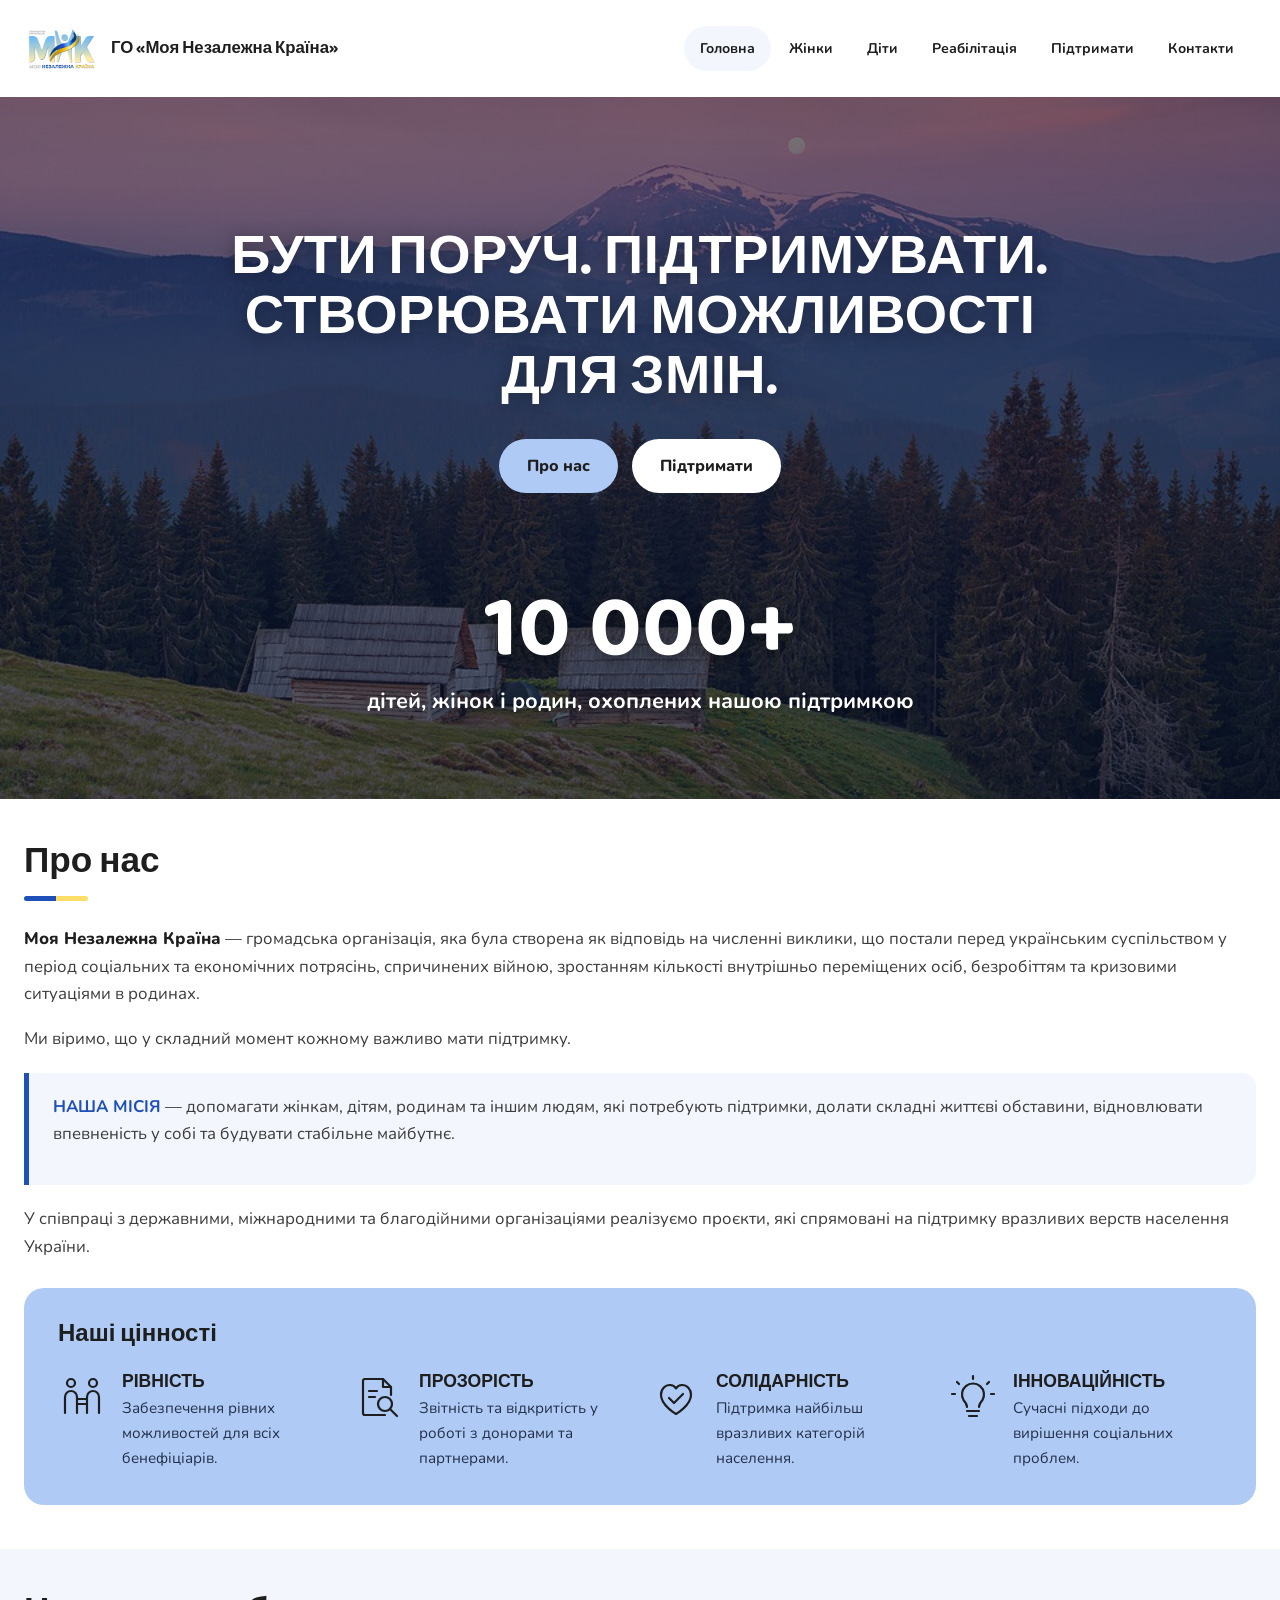
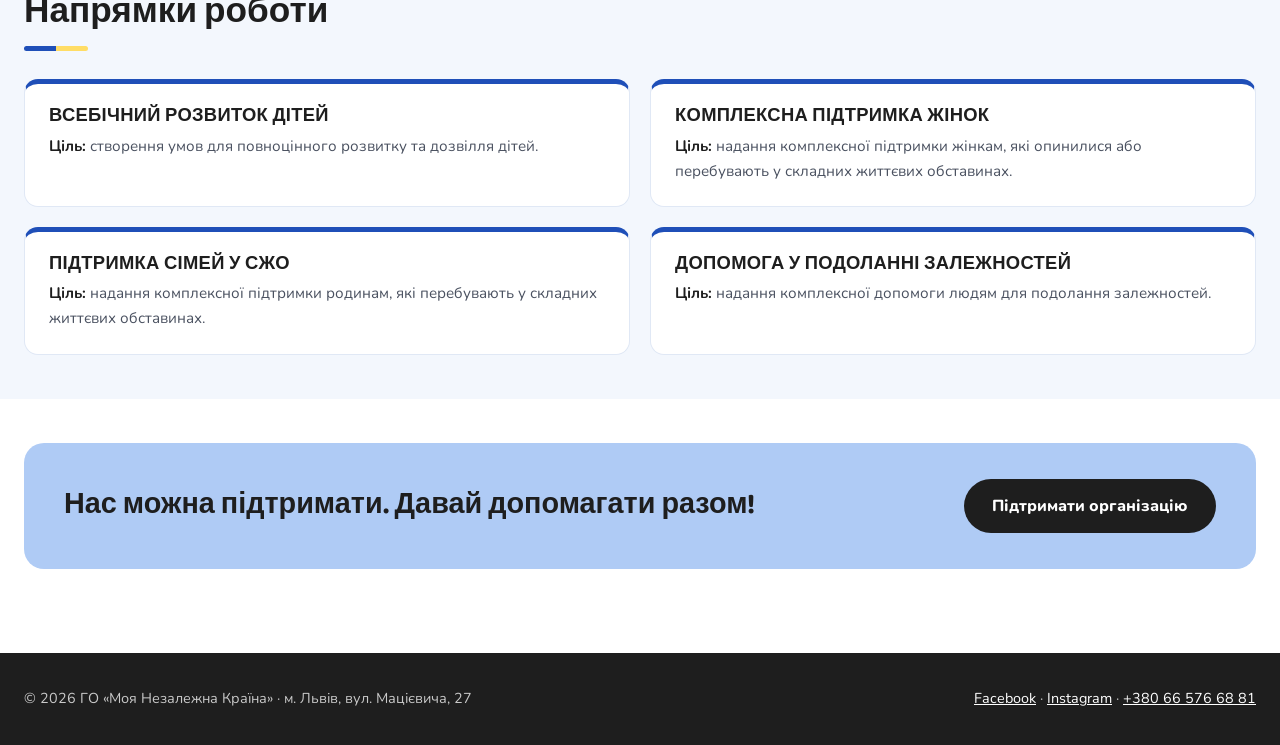
<file: index.html>
<!DOCTYPE html>
<html lang="uk">
<head>
<meta charset="UTF-8">
<meta name="viewport" content="width=device-width, initial-scale=1.0">
<title>ГО «Моя Незалежна Країна» — Львів | підтримка жінок, дітей та людей у складних обставинах</title>
<meta name="description" content="ГО «Моя Незалежна Країна» (Львів): підтримка жінок і ВПО, дитячий центр HAPPY KIDS, дитячі табори, християнський реабілітаційний центр для людей із залежностями.">
<link rel="preconnect" href="https://fonts.googleapis.com">
<link rel="preconnect" href="https://fonts.gstatic.com" crossorigin>
<link href="https://fonts.googleapis.com/css2?family=Baloo+2:wght@500;600;700;800&family=Nunito:wght@400;600;700;800&display=swap" rel="stylesheet">
<link rel="stylesheet" href="style.css">
<script type="application/ld+json">
{
  "@context": "https://schema.org",
  "@type": "NGO",
  "name": "ГО «Моя Незалежна Країна»",
  "alternateName": "My Independent Country",
  "foundingDate": "2020-07-17",
  "address": {"@type": "PostalAddress", "streetAddress": "вул. Мацієвича, 27", "addressLocality": "Львів", "addressCountry": "UA"},
  "telephone": "+380665766881",
  "email": "lenasyisita@gmail.com",
  "sameAs": ["https://www.facebook.com/mnk.org", "https://www.instagram.com/moyanezalejnaua/"]
}
</script>
</head>
<body>

<header>
  <div class="header-inner">
    <a class="brand" href="index.html">
      <!-- ЛОГОТИП: завантажте файл logo.png у папку images -->
      <img class="logo-img" src="images/logo.png" alt="Логотип ГО «Моя Незалежна Країна»"
           onerror="this.style.display='none';this.nextElementSibling.style.display='flex'">
      <span class="brand-mark"><svg viewBox="0 0 24 24" fill="none" xmlns="http://www.w3.org/2000/svg"><path d="M12 21s-7.5-4.6-10-9.1C.4 8.7 1.8 5 5.4 4.2 8 3.6 10 5 12 7.3 14 5 16 3.6 18.6 4.2 22.2 5 23.6 8.7 22 11.9 19.5 16.4 12 21 12 21z" fill="#ffffff"/></svg></span>
      ГО «Моя Незалежна Країна»
    </a>
    <button class="nav-toggle" onclick="document.getElementById('mainnav').classList.toggle('open')">☰ Меню</button>
    <nav id="mainnav">
      <a href="index.html" class="active">Головна</a>
      <a href="women.html">Жінки</a>
      <a href="children.html">Діти</a>
      <a href="rehab.html">Реабілітація</a>
      <a href="support.html">Підтримати</a>
      <a href="contact.html">Контакти</a>
    </nav>
  </div>
</header>

<main>

<section class="hero-banner">
  <!-- ФОН: фото images/hero.jpg -->
  <div class="hero-inner">
    <h1>Бути поруч. Підтримувати. Створювати можливості для змін.</h1>
    <div class="hero-actions">
      <a class="btn soft" href="#about">Про нас</a>
      <a class="btn light" href="support.html">Підтримати</a>
    </div>
  </div>
  <div class="big-stat">
    <b>10 000+</b>
    <span>дітей, жінок і родин, охоплених нашою підтримкою</span>
  </div>
</section>

<section id="about">
  <div class="wrap">
    <div class="section-head">
      <h2>Про нас</h2>
      <div class="underline"></div>
    </div>
    <div class="prose">
      <p><span class="lead-name">Моя Незалежна Країна</span> — громадська організація, яка була створена як відповідь на численні виклики, що постали перед українським суспільством у період соціальних та економічних потрясінь, спричинених війною, зростанням кількості внутрішньо переміщених осіб, безробіттям та кризовими ситуаціями в родинах.</p>
      <p>Ми віримо, що у складний момент кожному важливо мати підтримку.</p>
      <div class="mission">
        <p><b>НАША МІСІЯ</b> — допомагати жінкам, дітям, родинам та іншим людям, які потребують підтримки, долати складні життєві обставини, відновлювати впевненість у собі та будувати стабільне майбутнє.</p>
      </div>
      <p>У співпраці з державними, міжнародними та благодійними організаціями реалізуємо проєкти, які спрямовані на підтримку вразливих верств населення України.</p>
    </div>

    <div class="values-panel">
      <h2 style="margin-bottom:24px;">Наші цінності</h2>
      <div class="values">
        <div class="value">
          <svg viewBox="0 0 48 48" fill="none" stroke="currentColor" stroke-width="2.2" stroke-linecap="round" stroke-linejoin="round" aria-hidden="true"><circle cx="13" cy="10" r="4"/><circle cx="35" cy="10" r="4"/><path d="M7 40V24a6 6 0 0 1 12 0v16M29 40V24a6 6 0 0 1 12 0v16"/><path d="M20 26h8M20 31h8"/></svg>
          <div><h3>Рівність</h3><p>Забезпечення рівних можливостей для всіх бенефіціарів.</p></div>
        </div>
        <div class="value">
          <svg viewBox="0 0 48 48" fill="none" stroke="currentColor" stroke-width="2.2" stroke-linecap="round" stroke-linejoin="round" aria-hidden="true"><path d="M30 42H10a2 2 0 0 1-2-2V8a2 2 0 0 1 2-2h18l8 8v8"/><path d="M28 6v8h8"/><circle cx="30" cy="31" r="7"/><path d="M35 36l7 7"/><path d="M14 18h8M14 24h6"/></svg>
          <div><h3>Прозорість</h3><p>Звітність та відкритість у роботі з донорами та партнерами.</p></div>
        </div>
        <div class="value">
          <svg viewBox="0 0 48 48" fill="none" stroke="currentColor" stroke-width="2.2" stroke-linecap="round" stroke-linejoin="round" aria-hidden="true"><path d="M24 41s-15-8.6-15-19.2C9 16 13 12 18 12c2.8 0 4.8 1.4 6 3.4 1.2-2 3.2-3.4 6-3.4 5 0 9 4 9 9.8C39 32.4 24 41 24 41z"/><path d="M17 25l5 5 9-9"/></svg>
          <div><h3>Солідарність</h3><p>Підтримка найбільш вразливих категорій населення.</p></div>
        </div>
        <div class="value">
          <svg viewBox="0 0 48 48" fill="none" stroke="currentColor" stroke-width="2.2" stroke-linecap="round" stroke-linejoin="round" aria-hidden="true"><path d="M18 34c0-3-1.5-4.6-3.4-6.8A11 11 0 1 1 33.4 27.2C31.5 29.4 30 31 30 34"/><path d="M18 38h12M20 43h8"/><path d="M24 3v3M8 9l2 2M40 9l-2 2M3 21h3M42 21h3"/></svg>
          <div><h3>Інноваційність</h3><p>Сучасні підходи до вирішення соціальних проблем.</p></div>
        </div>
      </div>
    </div>
  </div>
</section>

<section class="soft">
  <div class="wrap">
    <div class="section-head">
      <h2>Напрямки роботи</h2>
      <div class="underline"></div>
    </div>
    <div class="directions">
      <a class="direction" href="children.html">
        <h3>Всебічний розвиток дітей</h3>
        <p><b>Ціль:</b> створення умов для повноцінного розвитку та дозвілля дітей.</p>
      </a>
      <a class="direction" href="women.html">
        <h3>Комплексна підтримка жінок</h3>
        <p><b>Ціль:</b> надання комплексної підтримки жінкам, які опинилися або перебувають у складних життєвих обставинах.</p>
      </a>
      <div class="direction">
        <h3>Підтримка сімей у СЖО</h3>
        <p><b>Ціль:</b> надання комплексної підтримки родинам, які перебувають у складних життєвих обставинах.</p>
      </div>
      <a class="direction" href="rehab.html">
        <h3>Допомога у подоланні залежностей</h3>
        <p><b>Ціль:</b> надання комплексної допомоги людям для подолання залежностей.</p>
      </a>
    </div>
  </div>
</section>

<section>
  <div class="wrap">
    <div class="cta">
      <h2>Нас можна підтримати. Давай допомагати разом!</h2>
      <a class="btn" href="support.html">Підтримати організацію</a>
    </div>
  </div>
</section>

</main>

<footer>
  <div class="wrap foot">
    <div>© 2026 ГО «Моя Незалежна Країна» · м. Львів, вул. Мацієвича, 27</div>
    <div>
      <a href="https://www.facebook.com/mnk.org" target="_blank" rel="noopener">Facebook</a> ·
      <a href="https://www.instagram.com/moyanezalejnaua/" target="_blank" rel="noopener">Instagram</a> ·
      <a href="tel:+380665766881">+380 66 576 68 81</a>
    </div>
  </div>
</footer>

</body>
</html>
</file>
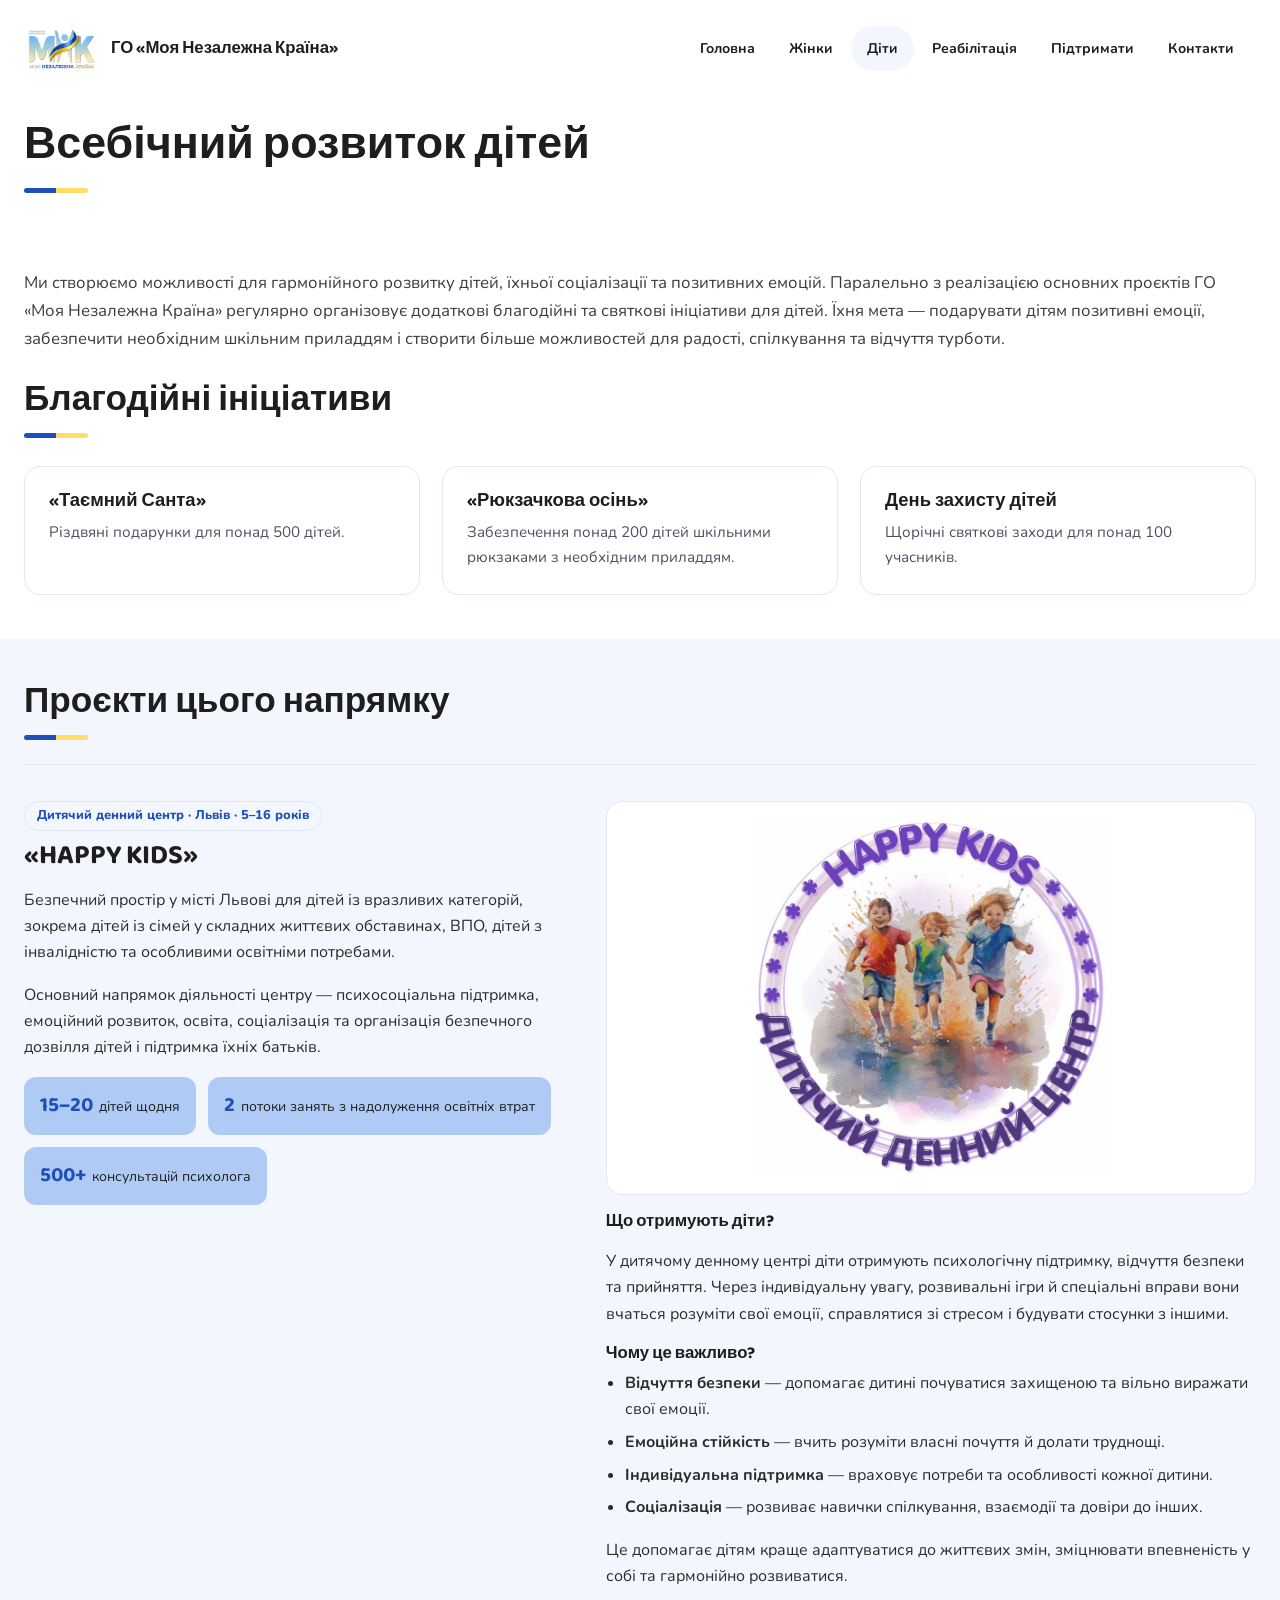
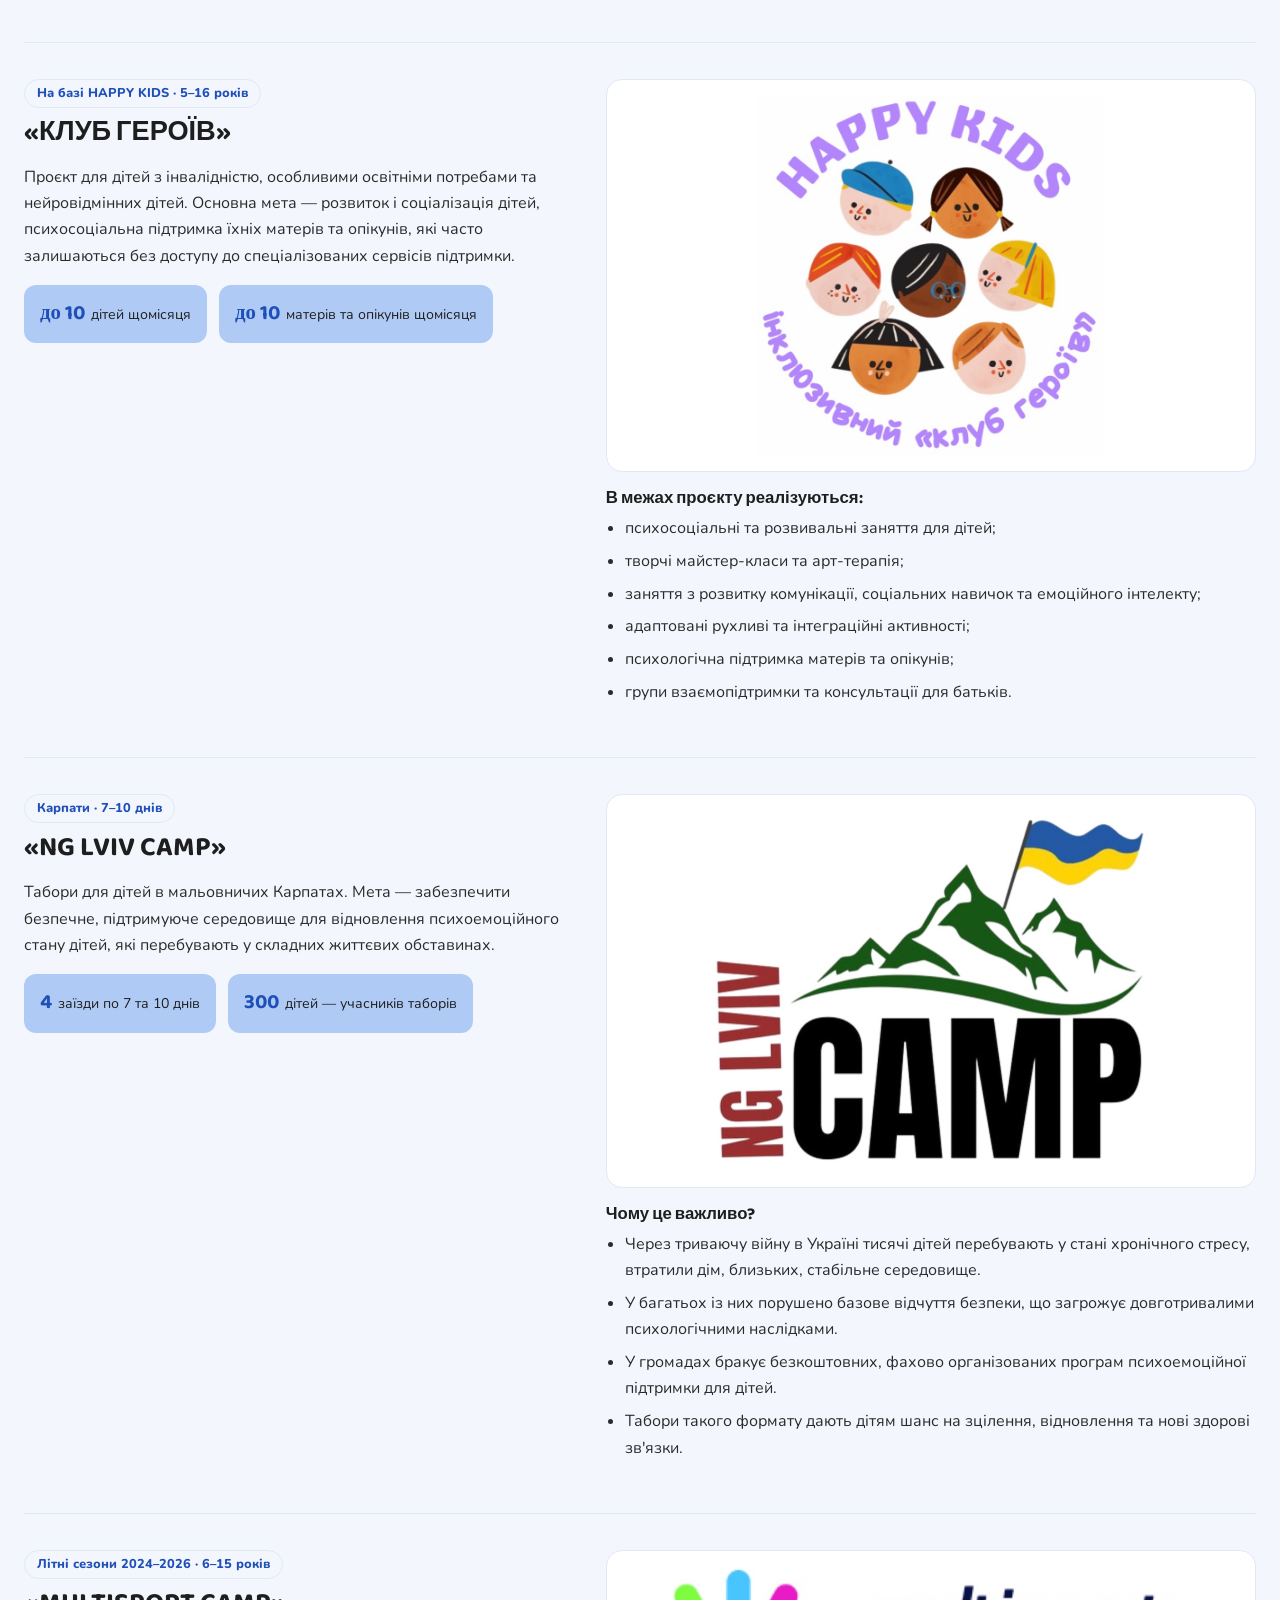
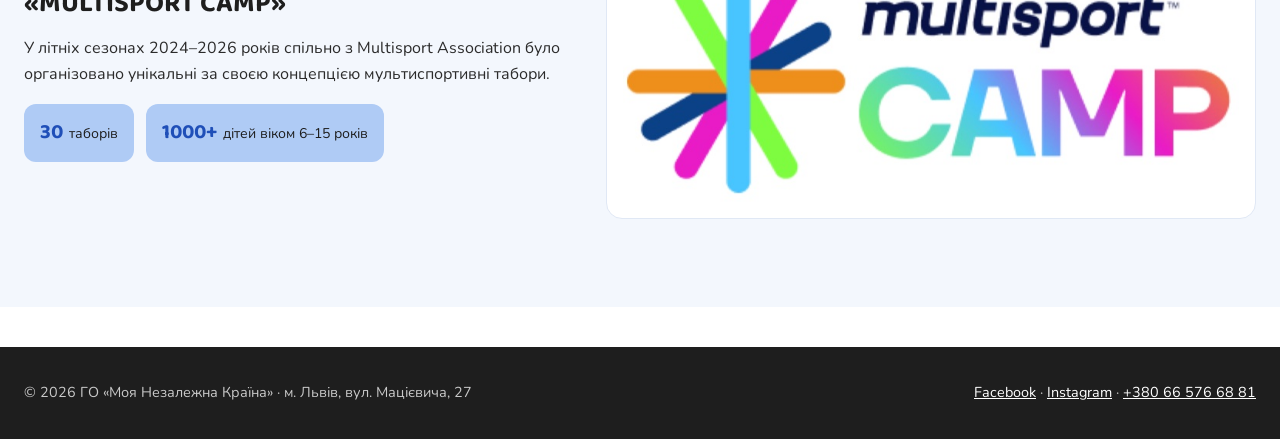
<file: children.html>
<!DOCTYPE html>
<html lang="uk">
<head>
<meta charset="UTF-8">
<meta name="viewport" content="width=device-width, initial-scale=1.0">
<title>Дитячий центр HAPPY KIDS, дитячі табори, Клуб Героїв — Львів | ГО «Моя Незалежна Країна»</title>
<meta name="description" content="Дитячий денний центр HAPPY KIDS у Львові, «Клуб Героїв» для дітей з інвалідністю, табори NG LVIV CAMP у Карпатах та MULTISPORT CAMP, благодійні ініціативи для дітей.">
<link rel="preconnect" href="https://fonts.googleapis.com">
<link rel="preconnect" href="https://fonts.gstatic.com" crossorigin>
<link href="https://fonts.googleapis.com/css2?family=Baloo+2:wght@500;600;700;800&family=Nunito:wght@400;600;700;800&display=swap" rel="stylesheet">
<link rel="stylesheet" href="style.css">
</head>
<body>

<header>
  <div class="header-inner">
    <a class="brand" href="index.html">
      <!-- ЛОГОТИП: завантажте файл logo.png у папку images -->
      <img class="logo-img" src="images/logo.png" alt="Логотип ГО «Моя Незалежна Країна»"
           onerror="this.style.display='none';this.nextElementSibling.style.display='flex'">
      <span class="brand-mark"><svg viewBox="0 0 24 24" fill="none" xmlns="http://www.w3.org/2000/svg"><path d="M12 21s-7.5-4.6-10-9.1C.4 8.7 1.8 5 5.4 4.2 8 3.6 10 5 12 7.3 14 5 16 3.6 18.6 4.2 22.2 5 23.6 8.7 22 11.9 19.5 16.4 12 21 12 21z" fill="#ffffff"/></svg></span>
      ГО «Моя Незалежна Країна»
    </a>
    <button class="nav-toggle" onclick="document.getElementById('mainnav').classList.toggle('open')">☰ Меню</button>
    <nav id="mainnav">
      <a href="index.html">Головна</a>
      <a href="women.html">Жінки</a>
      <a href="children.html" class="active">Діти</a>
      <a href="rehab.html">Реабілітація</a>
      <a href="support.html">Підтримати</a>
      <a href="contact.html">Контакти</a>
    </nav>
  </div>
</header>

<main>

<div class="wrap">
  <div class="page-hero">
    <h1>Всебічний розвиток дітей</h1>
    <div class="underline"></div>
  </div>
</div>

<section>
  <div class="wrap">
    <div class="prose">
      <p>Ми створюємо можливості для гармонійного розвитку дітей, їхньої соціалізації та позитивних емоцій. Паралельно з реалізацією основних проєктів ГО «Моя Незалежна Країна» регулярно організовує додаткові благодійні та святкові ініціативи для дітей. Їхня мета — подарувати дітям позитивні емоції, забезпечити необхідним шкільним приладдям і створити більше можливостей для радості, спілкування та відчуття турботи.</p>
    </div>

    <div class="section-head" style="margin-top:28px;">
      <h2>Благодійні ініціативи</h2>
      <div class="underline"></div>
    </div>
    <div class="card-grid">
      <div class="card"><h3>«Таємний Санта»</h3><p>Різдвяні подарунки для понад 500 дітей.</p></div>
      <div class="card"><h3>«Рюкзачкова осінь»</h3><p>Забезпечення понад 200 дітей шкільними рюкзаками з необхідним приладдям.</p></div>
      <div class="card"><h3>День захисту дітей</h3><p>Щорічні святкові заходи для понад 100 учасників.</p></div>
    </div>

  </div>
</section>

<section class="soft">
  <div class="wrap">
    <div class="section-head">
      <h2>Проєкти цього напрямку</h2>
      <div class="underline"></div>
    </div>

    <div class="project">
      <div>
        <span class="tag">Дитячий денний центр · Львів · 5–16 років</span>
        <h3>«HAPPY KIDS»</h3>
        <p>Безпечний простір у місті Львові для дітей із вразливих категорій, зокрема дітей із сімей у складних життєвих обставинах, ВПО, дітей з інвалідністю та особливими освітніми потребами.</p>
        <p>Основний напрямок діяльності центру — психосоціальна підтримка, емоційний розвиток, освіта, соціалізація та організація безпечного дозвілля дітей і підтримка їхніх батьків.</p>
        <div class="mini-numbers">
          <div><b>15–20</b>дітей щодня</div>
          <div><b>2</b>потоки занять з надолуження освітніх втрат</div>
          <div><b>500+</b>консультацій психолога</div>
        </div>
      </div>
      <div>
        <div class="project-logo"><img src="images/happykids-logo.jpg" alt="Логотип дитячого денного центру HAPPY KIDS" loading="lazy"></div>
        <h4>Що отримують діти?</h4>
        <p>У дитячому денному центрі діти отримують психологічну підтримку, відчуття безпеки та прийняття. Через індивідуальну увагу, розвивальні ігри й спеціальні вправи вони вчаться розуміти свої емоції, справлятися зі стресом і будувати стосунки з іншими.</p>
        <h4>Чому це важливо?</h4>
        <ul>
          <li><b>Відчуття безпеки</b> — допомагає дитині почуватися захищеною та вільно виражати свої емоції.</li>
          <li><b>Емоційна стійкість</b> — вчить розуміти власні почуття й долати труднощі.</li>
          <li><b>Індивідуальна підтримка</b> — враховує потреби та особливості кожної дитини.</li>
          <li><b>Соціалізація</b> — розвиває навички спілкування, взаємодії та довіри до інших.</li>
        </ul>
        <p>Це допомагає дітям краще адаптуватися до життєвих змін, зміцнювати впевненість у собі та гармонійно розвиватися.</p>
      </div>
    </div>

    <div class="project">
      <div>
        <span class="tag">На базі HAPPY KIDS · 5–16 років</span>
        <h3>«КЛУБ ГЕРОЇВ»</h3>
        <p>Проєкт для дітей з інвалідністю, особливими освітніми потребами та нейровідмінних дітей. Основна мета — розвиток і соціалізація дітей, психосоціальна підтримка їхніх матерів та опікунів, які часто залишаються без доступу до спеціалізованих сервісів підтримки.</p>
        <div class="mini-numbers">
          <div><b>до 10</b>дітей щомісяця</div>
          <div><b>до 10</b>матерів та опікунів щомісяця</div>
        </div>
      </div>
      <div>
        <div class="project-logo"><img src="images/heroes-logo.jpg" alt="Логотип інклюзивного «Клубу героїв» HAPPY KIDS" loading="lazy"></div>
        <h4>В межах проєкту реалізуються:</h4>
        <ul>
          <li>психосоціальні та розвивальні заняття для дітей;</li>
          <li>творчі майстер-класи та арт-терапія;</li>
          <li>заняття з розвитку комунікації, соціальних навичок та емоційного інтелекту;</li>
          <li>адаптовані рухливі та інтеграційні активності;</li>
          <li>психологічна підтримка матерів та опікунів;</li>
          <li>групи взаємопідтримки та консультації для батьків.</li>
        </ul>
      </div>
    </div>

    <div class="project">
      <div>
        <span class="tag">Карпати · 7–10 днів</span>
        <h3>«NG LVIV CAMP»</h3>
        <p>Табори для дітей в мальовничих Карпатах. Мета — забезпечити безпечне, підтримуюче середовище для відновлення психоемоційного стану дітей, які перебувають у складних життєвих обставинах.</p>
        <div class="mini-numbers">
          <div><b>4</b>заїзди по 7 та 10 днів</div>
          <div><b>300</b>дітей — учасників таборів</div>
        </div>
      </div>
      <div>
        <div class="project-logo"><img src="images/nglvivcamp-logo.jpg" alt="Логотип NG LVIV CAMP" loading="lazy"></div>
        <h4>Чому це важливо?</h4>
        <ul>
          <li>Через триваючу війну в Україні тисячі дітей перебувають у стані хронічного стресу, втратили дім, близьких, стабільне середовище.</li>
          <li>У багатьох із них порушено базове відчуття безпеки, що загрожує довготривалими психологічними наслідками.</li>
          <li>У громадах бракує безкоштовних, фахово організованих програм психоемоційної підтримки для дітей.</li>
          <li>Табори такого формату дають дітям шанс на зцілення, відновлення та нові здорові зв'язки.</li>
        </ul>
      </div>
    </div>

    <div class="project">
      <div>
        <span class="tag">Літні сезони 2024–2026 · 6–15 років</span>
        <h3>«MULTISPORT CAMP»</h3>
        <p>У літніх сезонах 2024–2026 років спільно з Multisport Association було організовано унікальні за своєю концепцією мультиспортивні табори.</p>
        <div class="mini-numbers">
          <div><b>30</b>таборів</div>
          <div><b>1000+</b>дітей віком 6–15 років</div>
        </div>
      </div>
      <div>
        <div class="project-logo"><img src="images/multisport-logo.jpg" alt="Логотип MULTISPORT CAMP" loading="lazy"></div>
      </div>
    </div>
  </div>
</section>

<!-- ОНОВЛЕННЯ: тимчасово приховано
<section>
  <div class="wrap">
    
    <div class="updates">
      <h3 class="label">Останні оновлення</h3>
      <div class="update-item">
        <div class="update-date">ДАТА</div>
        <div><h4>Заголовок новини — замінити</h4><p>Короткий опис події, фото та деталі.</p></div>
      </div>
    </div>
  </div>
</section>
-->

</main>

<footer>
  <div class="wrap foot">
    <div>© 2026 ГО «Моя Незалежна Країна» · м. Львів, вул. Мацієвича, 27</div>
    <div>
      <a href="https://www.facebook.com/mnk.org" target="_blank" rel="noopener">Facebook</a> ·
      <a href="https://www.instagram.com/moyanezalejnaua/" target="_blank" rel="noopener">Instagram</a> ·
      <a href="tel:+380665766881">+380 66 576 68 81</a>
    </div>
  </div>
</footer>

</body>
</html>
</file>
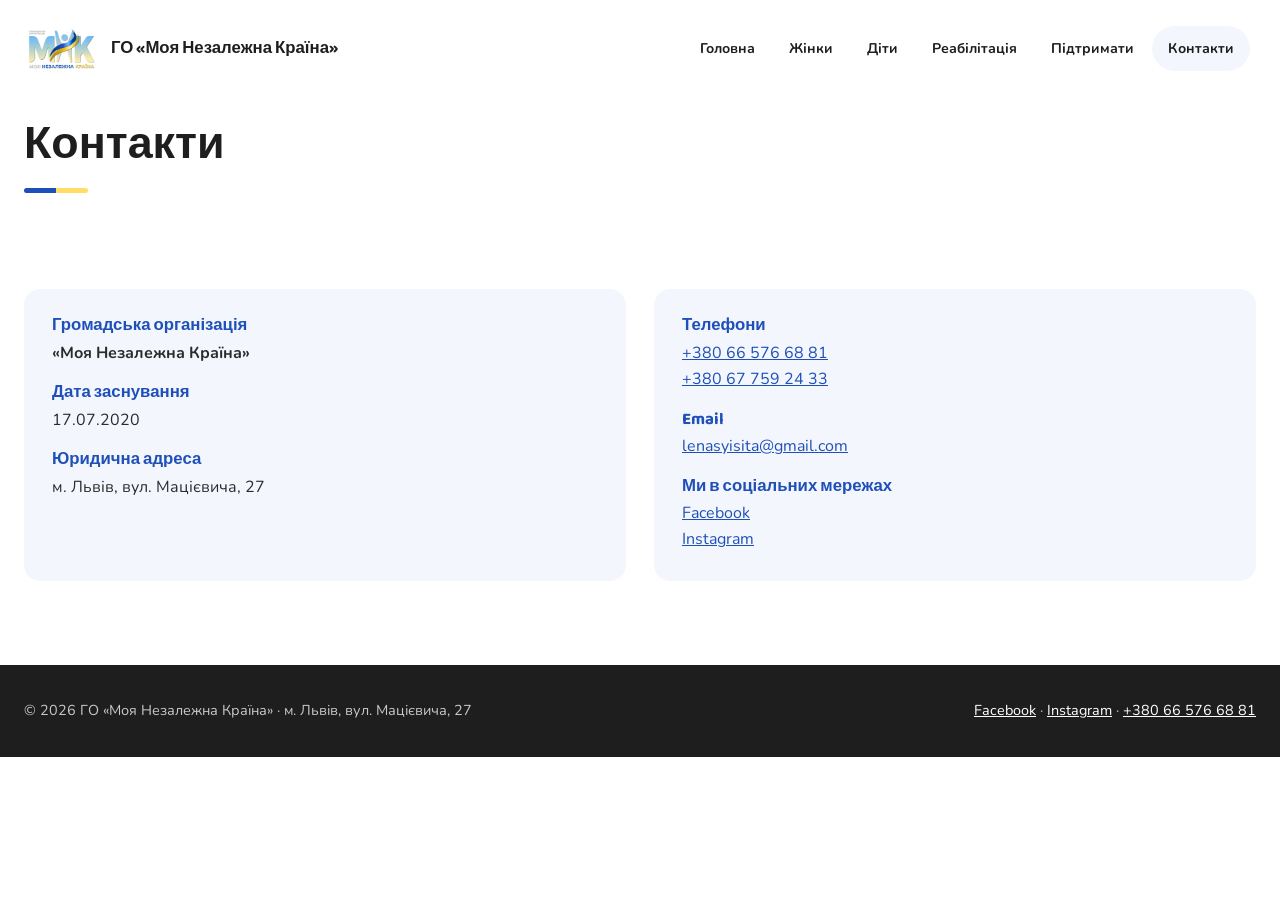
<file: contact.html>
<!DOCTYPE html>
<html lang="uk">
<head>
<meta charset="UTF-8">
<meta name="viewport" content="width=device-width, initial-scale=1.0">
<title>Контакти — ГО «Моя Незалежна Країна», Львів</title>
<meta name="description" content="Контакти ГО «Моя Незалежна Країна»: адреса у Львові, телефони, email та соціальні мережі.">
<link rel="preconnect" href="https://fonts.googleapis.com">
<link rel="preconnect" href="https://fonts.gstatic.com" crossorigin>
<link href="https://fonts.googleapis.com/css2?family=Baloo+2:wght@500;600;700;800&family=Nunito:wght@400;600;700;800&display=swap" rel="stylesheet">
<link rel="stylesheet" href="style.css">
</head>
<body>

<header>
  <div class="header-inner">
    <a class="brand" href="index.html">
      <!-- ЛОГОТИП: завантажте файл logo.png у папку images -->
      <img class="logo-img" src="images/logo.png" alt="Логотип ГО «Моя Незалежна Країна»"
           onerror="this.style.display='none';this.nextElementSibling.style.display='flex'">
      <span class="brand-mark"><svg viewBox="0 0 24 24" fill="none" xmlns="http://www.w3.org/2000/svg"><path d="M12 21s-7.5-4.6-10-9.1C.4 8.7 1.8 5 5.4 4.2 8 3.6 10 5 12 7.3 14 5 16 3.6 18.6 4.2 22.2 5 23.6 8.7 22 11.9 19.5 16.4 12 21 12 21z" fill="#ffffff"/></svg></span>
      ГО «Моя Незалежна Країна»
    </a>
    <button class="nav-toggle" onclick="document.getElementById('mainnav').classList.toggle('open')">☰ Меню</button>
    <nav id="mainnav">
      <a href="index.html">Головна</a>
      <a href="women.html">Жінки</a>
      <a href="children.html">Діти</a>
      <a href="rehab.html">Реабілітація</a>
      <a href="support.html">Підтримати</a>
      <a href="contact.html" class="active">Контакти</a>
    </nav>
  </div>
</header>

<main>

<div class="wrap">
  <div class="page-hero">
    <h1>Контакти</h1>
    <div class="underline"></div>
  </div>
</div>

<section>
  <div class="wrap">
    <div class="info-grid">
      <div class="info-block">
        <h3>Громадська організація</h3>
        <p><b>«Моя Незалежна Країна»</b></p>
        <h3>Дата заснування</h3>
        <p>17.07.2020</p>
        <h3>Юридична адреса</h3>
        <p>м. Львів, вул. Мацієвича, 27</p>
      </div>
      <div class="info-block">
        <h3>Телефони</h3>
        <p><a href="tel:+380665766881">+380 66 576 68 81</a><br><a href="tel:+380677592433">+380 67 759 24 33</a></p>
        <h3>Email</h3>
        <p><a href="mailto:lenasyisita@gmail.com">lenasyisita@gmail.com</a></p>
        <h3>Ми в соціальних мережах</h3>
        <p>
          <a href="https://www.facebook.com/mnk.org" target="_blank" rel="noopener">Facebook</a><br>
          <a href="https://www.instagram.com/moyanezalejnaua/" target="_blank" rel="noopener">Instagram</a>
        </p>
      </div>
    </div>
  </div>
</section>

</main>

<footer>
  <div class="wrap foot">
    <div>© 2026 ГО «Моя Незалежна Країна» · м. Львів, вул. Мацієвича, 27</div>
    <div>
      <a href="https://www.facebook.com/mnk.org" target="_blank" rel="noopener">Facebook</a> ·
      <a href="https://www.instagram.com/moyanezalejnaua/" target="_blank" rel="noopener">Instagram</a> ·
      <a href="tel:+380665766881">+380 66 576 68 81</a>
    </div>
  </div>
</footer>

</body>
</html>
</file>
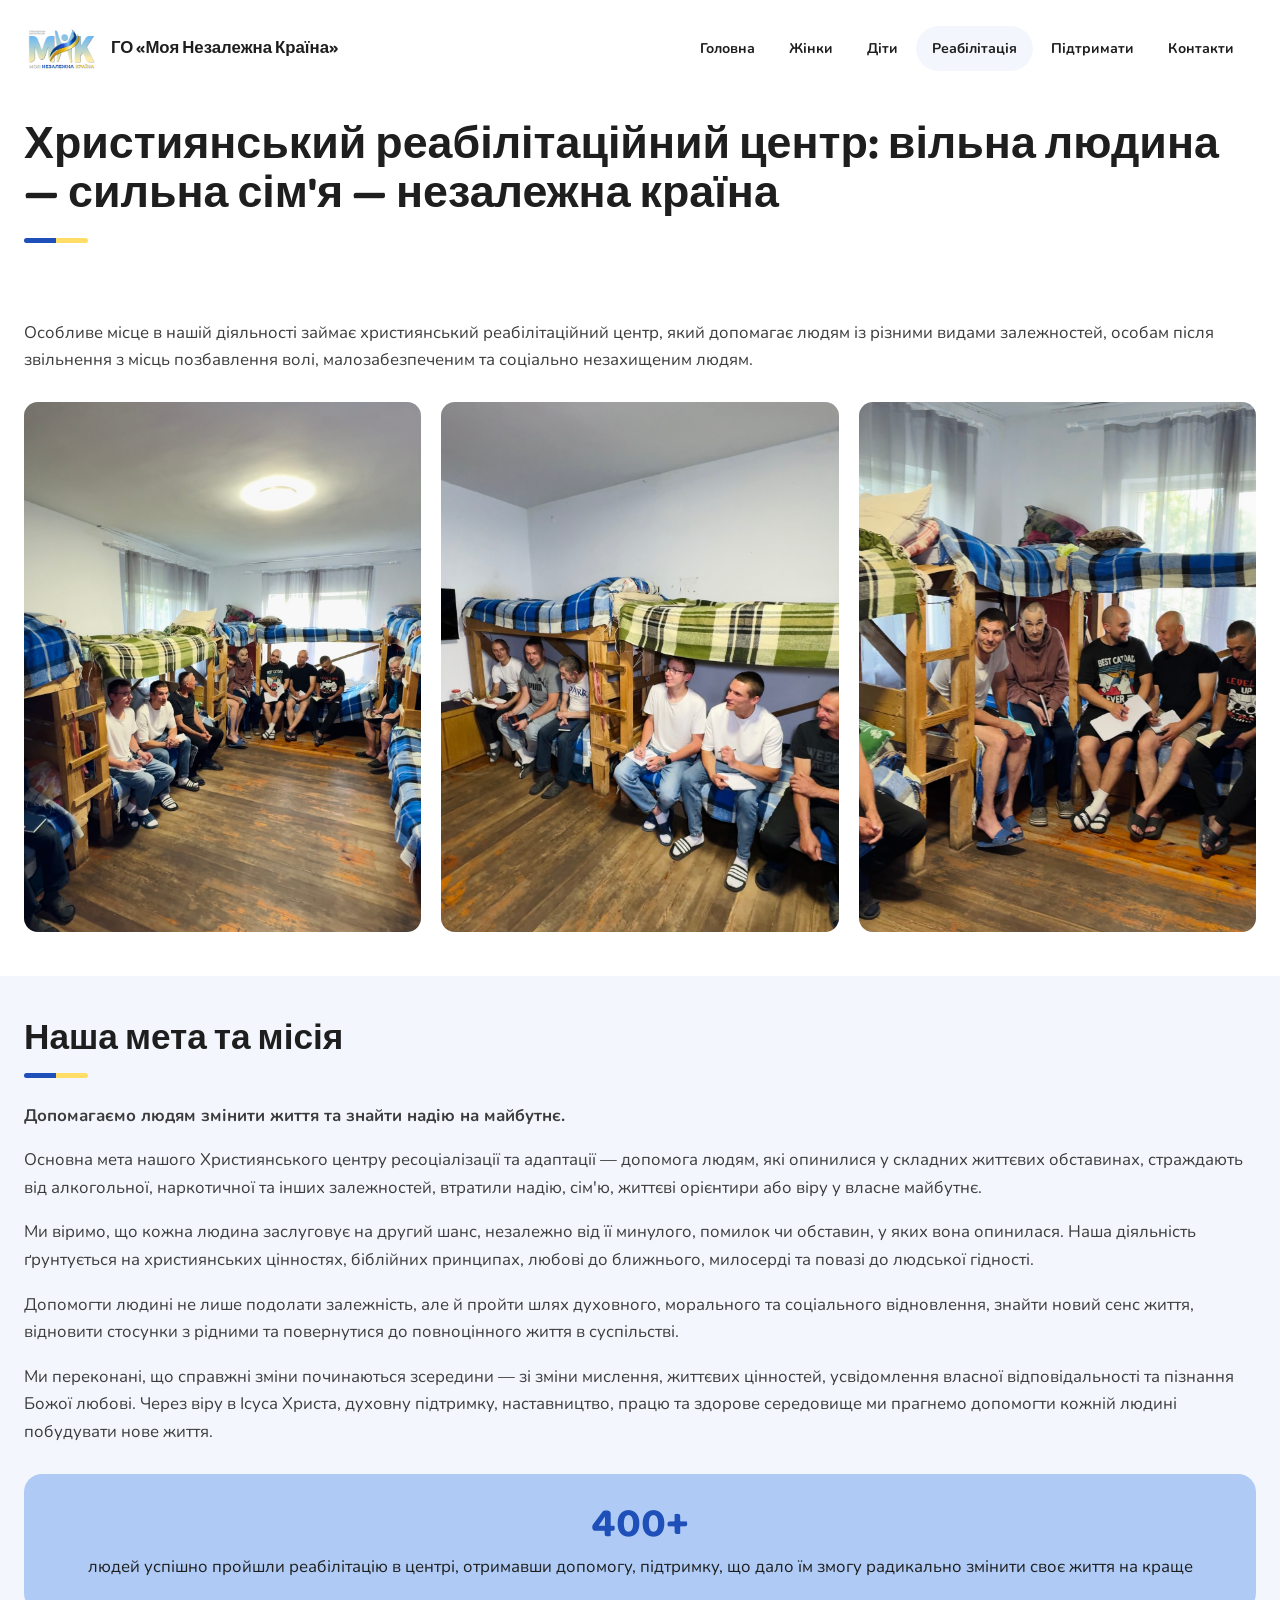
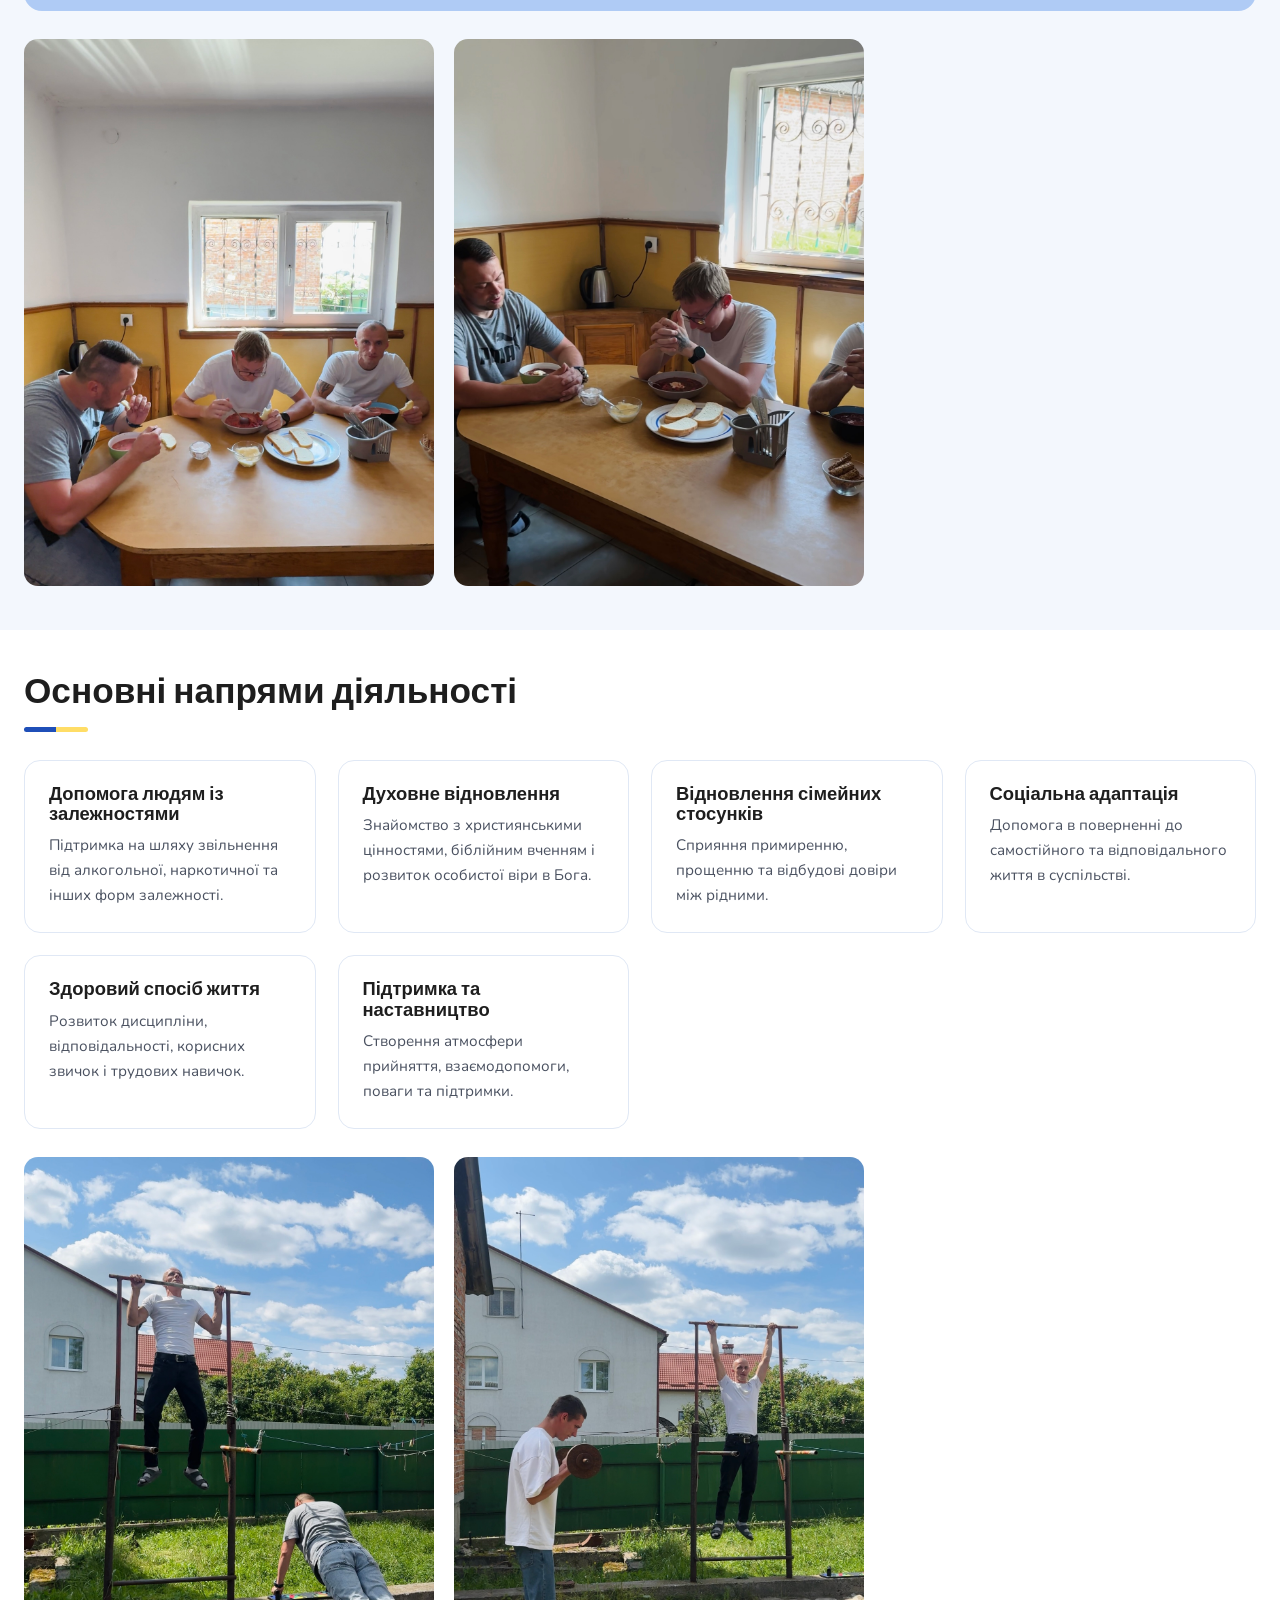
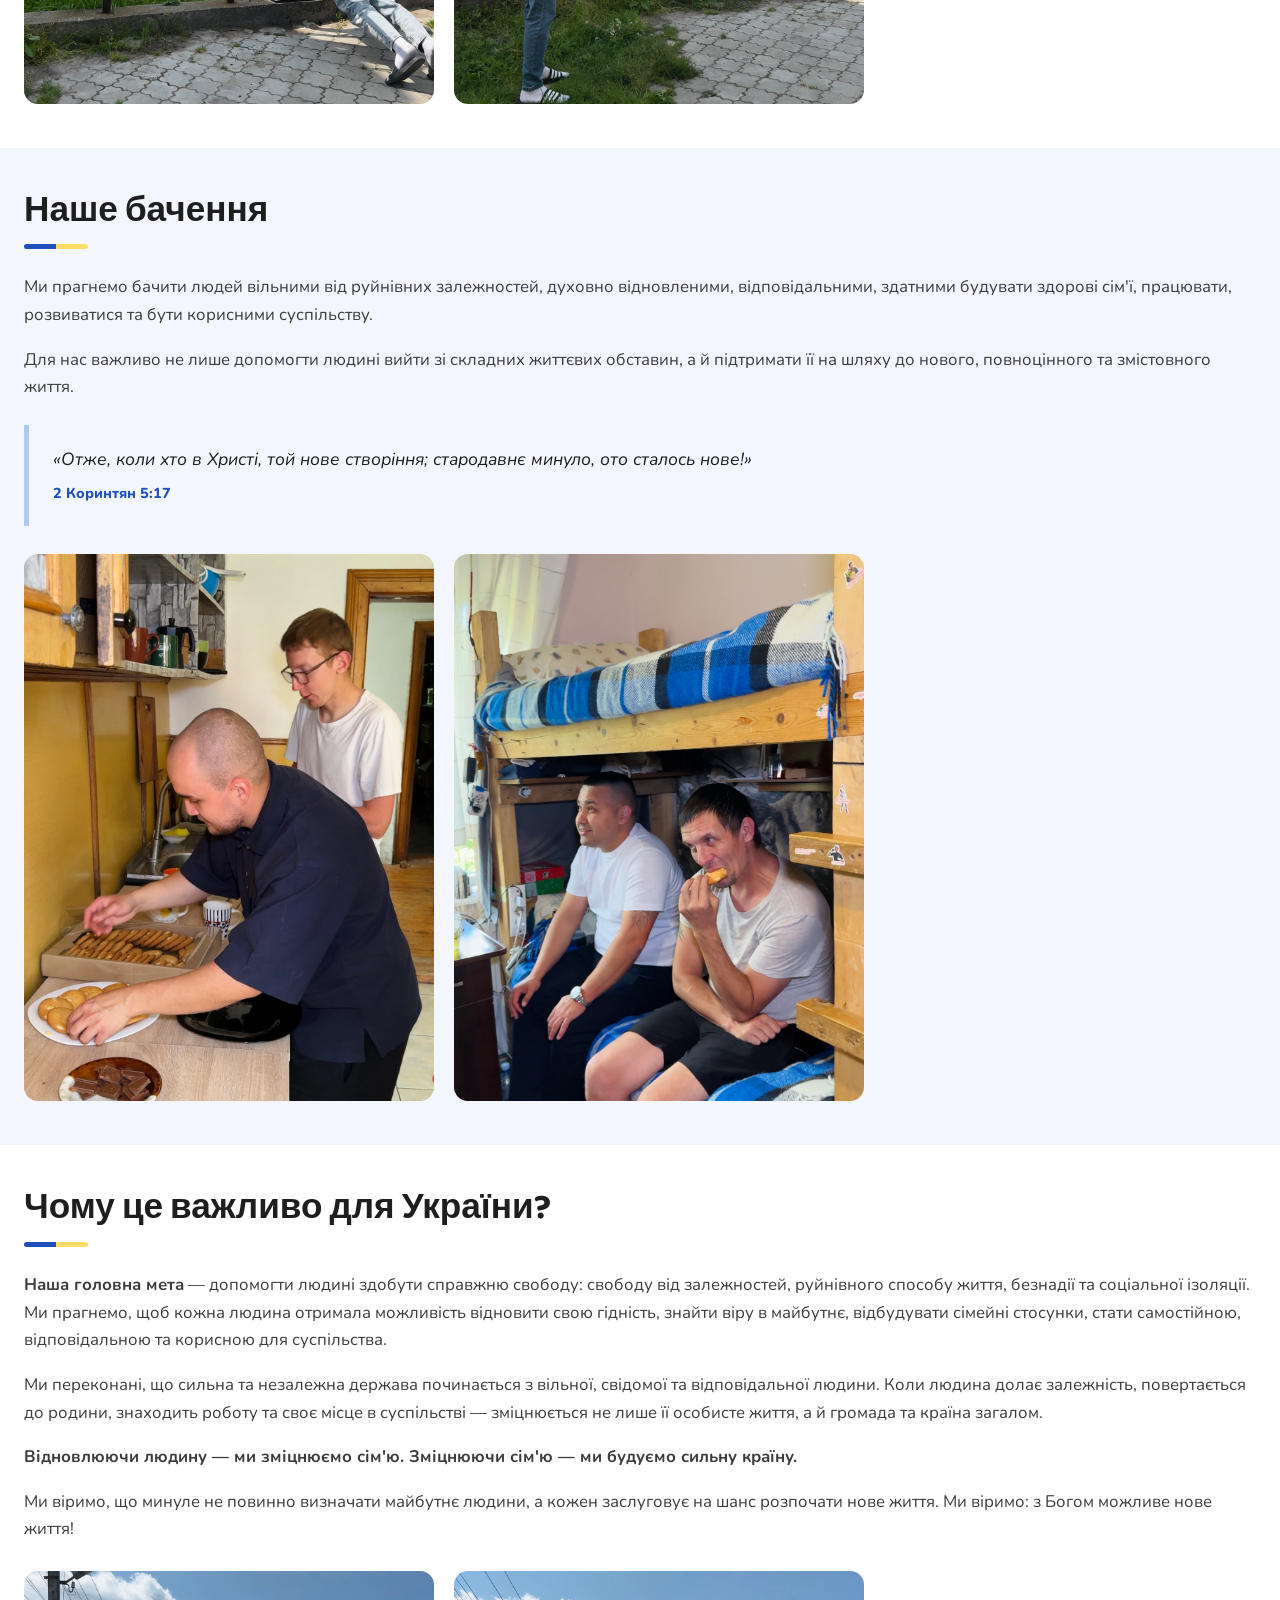
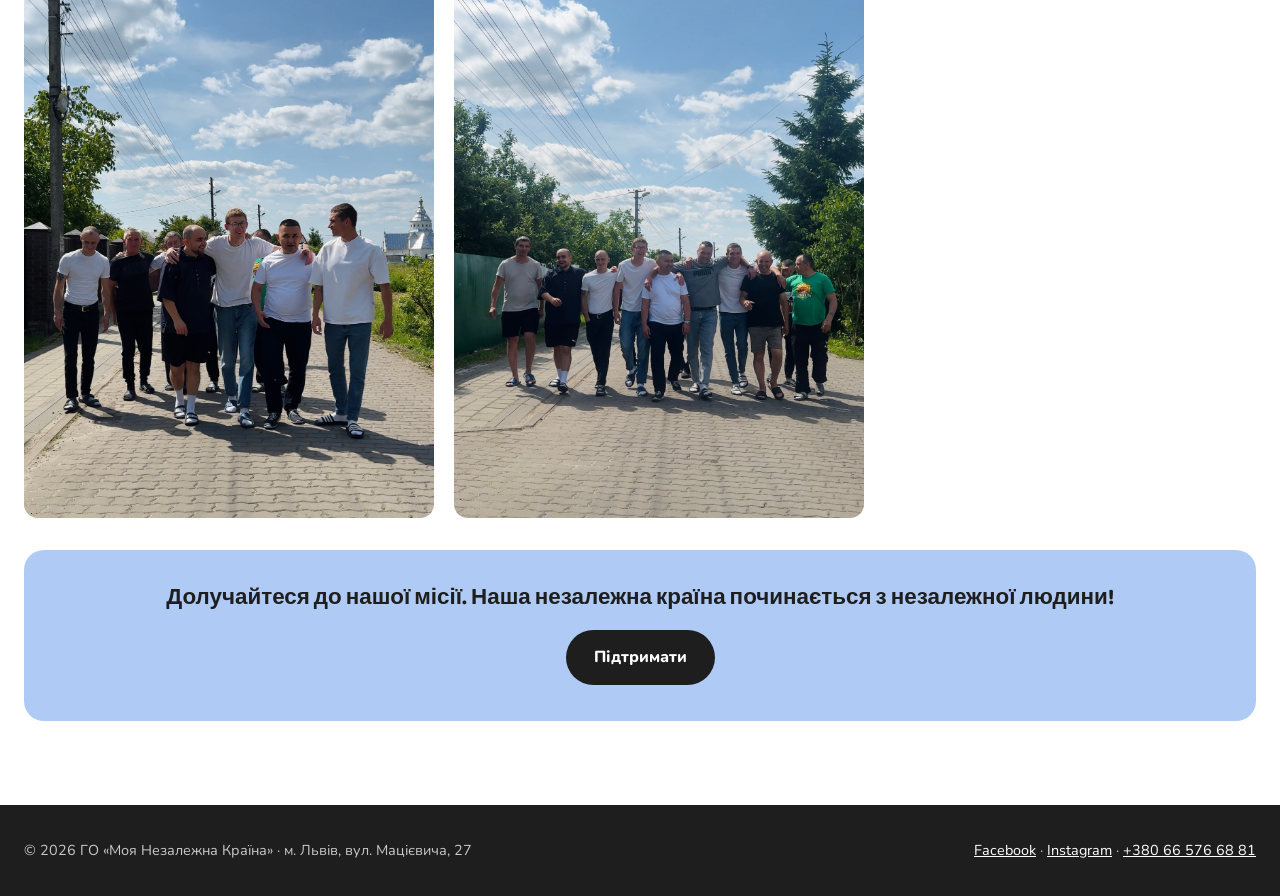
<file: rehab.html>
<!DOCTYPE html>
<html lang="uk">
<head>
<meta charset="UTF-8">
<meta name="viewport" content="width=device-width, initial-scale=1.0">
<title>Християнський реабілітаційний центр для людей із залежностями — Львів | ГО «Моя Незалежна Країна»</title>
<meta name="description" content="Християнський центр ресоціалізації та адаптації: допомога людям із алкогольною, наркотичною та іншими залежностями, духовне, сімейне та соціальне відновлення.">
<link rel="preconnect" href="https://fonts.googleapis.com">
<link rel="preconnect" href="https://fonts.gstatic.com" crossorigin>
<link href="https://fonts.googleapis.com/css2?family=Baloo+2:wght@500;600;700;800&family=Nunito:wght@400;600;700;800&display=swap" rel="stylesheet">
<link rel="stylesheet" href="style.css">
<style>
/* Фото-галереї цієї сторінки (style.css не змінюється) */
.gallery{display:grid;gap:20px;margin-top:28px;}
.gallery.g3{grid-template-columns:repeat(3,1fr);}
.gallery.g2{grid-template-columns:repeat(2,1fr);max-width:840px;}
.gallery figure{margin:0;}
.gallery img{width:100%;aspect-ratio:3/4;object-fit:cover;object-position:center 40%;border-radius:14px;display:block;background:var(--soft);}
@media (max-width:820px){
  .gallery.g3,.gallery.g2{grid-template-columns:1fr;max-width:none;}
  .gallery img{aspect-ratio:4/5;}
}
</style>
</head>
<body>

<header>
  <div class="header-inner">
    <a class="brand" href="index.html">
      <!-- ЛОГОТИП: завантажте файл logo.png у папку images -->
      <img class="logo-img" src="images/logo.png" alt="Логотип ГО «Моя Незалежна Країна»"
           onerror="this.style.display='none';this.nextElementSibling.style.display='flex'">
      <span class="brand-mark"><svg viewBox="0 0 24 24" fill="none" xmlns="http://www.w3.org/2000/svg"><path d="M12 21s-7.5-4.6-10-9.1C.4 8.7 1.8 5 5.4 4.2 8 3.6 10 5 12 7.3 14 5 16 3.6 18.6 4.2 22.2 5 23.6 8.7 22 11.9 19.5 16.4 12 21 12 21z" fill="#ffffff"/></svg></span>
      ГО «Моя Незалежна Країна»
    </a>
    <button class="nav-toggle" onclick="document.getElementById('mainnav').classList.toggle('open')">☰ Меню</button>
    <nav id="mainnav">
      <a href="index.html">Головна</a>
      <a href="women.html">Жінки</a>
      <a href="children.html">Діти</a>
      <a href="rehab.html" class="active">Реабілітація</a>
      <a href="support.html">Підтримати</a>
      <a href="contact.html">Контакти</a>
    </nav>
  </div>
</header>

<main>

<div class="wrap">
  <div class="page-hero">
    <h1>Християнський реабілітаційний центр: вільна людина — сильна сім'я — незалежна країна</h1>
    <div class="underline"></div>
  </div>
</div>

<section>
  <div class="wrap">
    <div class="prose">
      <p>Особливе місце в нашій діяльності займає християнський реабілітаційний центр, який допомагає людям із різними видами залежностей, особам після звільнення з місць позбавлення волі, малозабезпеченим та соціально незахищеним людям.</p>
    </div>
    <div class="gallery g3">
      <figure><img src="images/IMG_7574.jpeg" alt="Спільна зустріч мешканців центру в кімнаті" loading="lazy"></figure>
      <figure><img src="images/IMG_7575.jpeg" alt="Мешканці центру разом на заняттях" loading="lazy"></figure>
      <figure><img src="images/IMG_7576.jpeg" alt="Група мешканців центру під час спілкування" loading="lazy"></figure>
    </div>

  </div>
</section>

<section class="soft">
  <div class="wrap">
    <div class="section-head">
      <h2>Наша мета та місія</h2>
      <div class="underline"></div>
    </div>
    <div class="prose">
      <p><b>Допомагаємо людям змінити життя та знайти надію на майбутнє.</b></p>
      <p>Основна мета нашого Християнського центру ресоціалізації та адаптації — допомога людям, які опинилися у складних життєвих обставинах, страждають від алкогольної, наркотичної та інших залежностей, втратили надію, сім'ю, життєві орієнтири або віру у власне майбутнє.</p>
      <p>Ми віримо, що кожна людина заслуговує на другий шанс, незалежно від її минулого, помилок чи обставин, у яких вона опинилася. Наша діяльність ґрунтується на християнських цінностях, біблійних принципах, любові до ближнього, милосерді та повазі до людської гідності.</p>
      <p>Допомогти людині не лише подолати залежність, але й пройти шлях духовного, морального та соціального відновлення, знайти новий сенс життя, відновити стосунки з рідними та повернутися до повноцінного життя в суспільстві.</p>
      <p>Ми переконані, що справжні зміни починаються зсередини — зі зміни мислення, життєвих цінностей, усвідомлення власної відповідальності та пізнання Божої любові. Через віру в Ісуса Христа, духовну підтримку, наставництво, працю та здорове середовище ми прагнемо допомогти кожній людині побудувати нове життя.</p>
    </div>

    <div class="numbers rehab-stat">
      <div><b>400+</b><span>людей успішно пройшли реабілітацію в центрі, отримавши допомогу, підтримку, що дало їм змогу радикально змінити своє життя на краще</span></div>
    </div>
    <div class="gallery g2">
      <figure><img src="images/IMG_7580.jpeg" alt="Спільна трапеза в центрі" loading="lazy"></figure>
      <figure><img src="images/IMG_7583.jpeg" alt="Мешканці центру за столом" loading="lazy"></figure>
    </div>

  </div>
</section>

<section>
  <div class="wrap">
    <div class="section-head">
      <h2>Основні напрями діяльності</h2>
      <div class="underline"></div>
    </div>
    <div class="card-grid">
      <div class="card"><h3>Допомога людям із залежностями</h3><p>Підтримка на шляху звільнення від алкогольної, наркотичної та інших форм залежності.</p></div>
      <div class="card"><h3>Духовне відновлення</h3><p>Знайомство з християнськими цінностями, біблійним вченням і розвиток особистої віри в Бога.</p></div>
      <div class="card"><h3>Відновлення сімейних стосунків</h3><p>Сприяння примиренню, прощенню та відбудові довіри між рідними.</p></div>
      <div class="card"><h3>Соціальна адаптація</h3><p>Допомога в поверненні до самостійного та відповідального життя в суспільстві.</p></div>
      <div class="card"><h3>Здоровий спосіб життя</h3><p>Розвиток дисципліни, відповідальності, корисних звичок і трудових навичок.</p></div>
      <div class="card"><h3>Підтримка та наставництво</h3><p>Створення атмосфери прийняття, взаємодопомоги, поваги та підтримки.</p></div>
    </div>
    <div class="gallery g2">
      <figure><img src="images/IMG_7581.jpeg" alt="Фізичні вправи на подвір'ї центру" loading="lazy"></figure>
      <figure><img src="images/IMG_7582.jpeg" alt="Заняття спортом на свіжому повітрі" loading="lazy"></figure>
    </div>

  </div>
</section>

<section class="soft">
  <div class="wrap">
    <div class="section-head">
      <h2>Наше бачення</h2>
      <div class="underline"></div>
    </div>
    <div class="prose">
      <p>Ми прагнемо бачити людей вільними від руйнівних залежностей, духовно відновленими, відповідальними, здатними будувати здорові сім'ї, працювати, розвиватися та бути корисними суспільству.</p>
      <p>Для нас важливо не лише допомогти людині вийти зі складних життєвих обставин, а й підтримати її на шляху до нового, повноцінного та змістовного життя.</p>
    </div>
    <div class="quote">
      <p>«Отже, коли хто в Христі, той нове створіння; стародавнє минуло, ото сталось нове!»</p>
      <span>2 Коринтян 5:17</span>
    </div>
    <div class="gallery g2">
      <figure><img src="images/IMG_7577.jpeg" alt="Приготування випічки на кухні центру" loading="lazy"></figure>
      <figure><img src="images/IMG_7584.jpeg" alt="Мешканці центру у спільній кімнаті" loading="lazy"></figure>
    </div>

  </div>
</section>

<section>
  <div class="wrap">
    <div class="section-head">
      <h2>Чому це важливо для України?</h2>
      <div class="underline"></div>
    </div>
    <div class="prose">
      <p><b>Наша головна мета</b> — допомогти людині здобути справжню свободу: свободу від залежностей, руйнівного способу життя, безнадії та соціальної ізоляції. Ми прагнемо, щоб кожна людина отримала можливість відновити свою гідність, знайти віру в майбутнє, відбудувати сімейні стосунки, стати самостійною, відповідальною та корисною для суспільства.</p>
      <p>Ми переконані, що сильна та незалежна держава починається з вільної, свідомої та відповідальної людини. Коли людина долає залежність, повертається до родини, знаходить роботу та своє місце в суспільстві — зміцнюється не лише її особисте життя, а й громада та країна загалом.</p>
      <p><b>Відновлюючи людину — ми зміцнюємо сім'ю. Зміцнюючи сім'ю — ми будуємо сильну країну.</b></p>
      <p>Ми віримо, що минуле не повинно визначати майбутнє людини, а кожен заслуговує на шанс розпочати нове життя. Ми віримо: з Богом можливе нове життя!</p>
    </div>
    <div class="gallery g2">
      <figure><img src="images/IMG_7578.jpeg" alt="Мешканці центру разом на прогулянці" loading="lazy"></figure>
      <figure><img src="images/IMG_7579.jpeg" alt="Спільна прогулянка вулицею" loading="lazy"></figure>
    </div>


    <div class="cta centered" style="margin-top:32px;">
      <h2>Долучайтеся до нашої місії. Наша незалежна країна починається з незалежної людини!</h2>
      <a class="btn" href="https://bank.gov.ua/qr/QkNECjAwMgoyClVDVAoKw84gJ8zNyicKVUE1ODMwNTI5OTAwMDAwMjYwMDIwMjEwMTM2NTcKVUFICjQzNzE1OTUwCgoKCg==" target="_blank" rel="noopener">Підтримати</a>
    </div>
  </div>
</section>

<!-- ОНОВЛЕННЯ: тимчасово приховано
<section>
  <div class="wrap">
    
    <div class="updates">
      <h3 class="label">Останні оновлення</h3>
      <div class="update-item">
        <div class="update-date">ДАТА</div>
        <div><h4>Заголовок новини — замінити</h4><p>Короткий опис події, фото та деталі.</p></div>
      </div>
    </div>
  </div>
</section>
-->

</main>

<footer>
  <div class="wrap foot">
    <div>© 2026 ГО «Моя Незалежна Країна» · м. Львів, вул. Мацієвича, 27</div>
    <div>
      <a href="https://www.facebook.com/mnk.org" target="_blank" rel="noopener">Facebook</a> ·
      <a href="https://www.instagram.com/moyanezalejnaua/" target="_blank" rel="noopener">Instagram</a> ·
      <a href="tel:+380665766881">+380 66 576 68 81</a>
    </div>
  </div>
</footer>

</body>
</html>
</file>
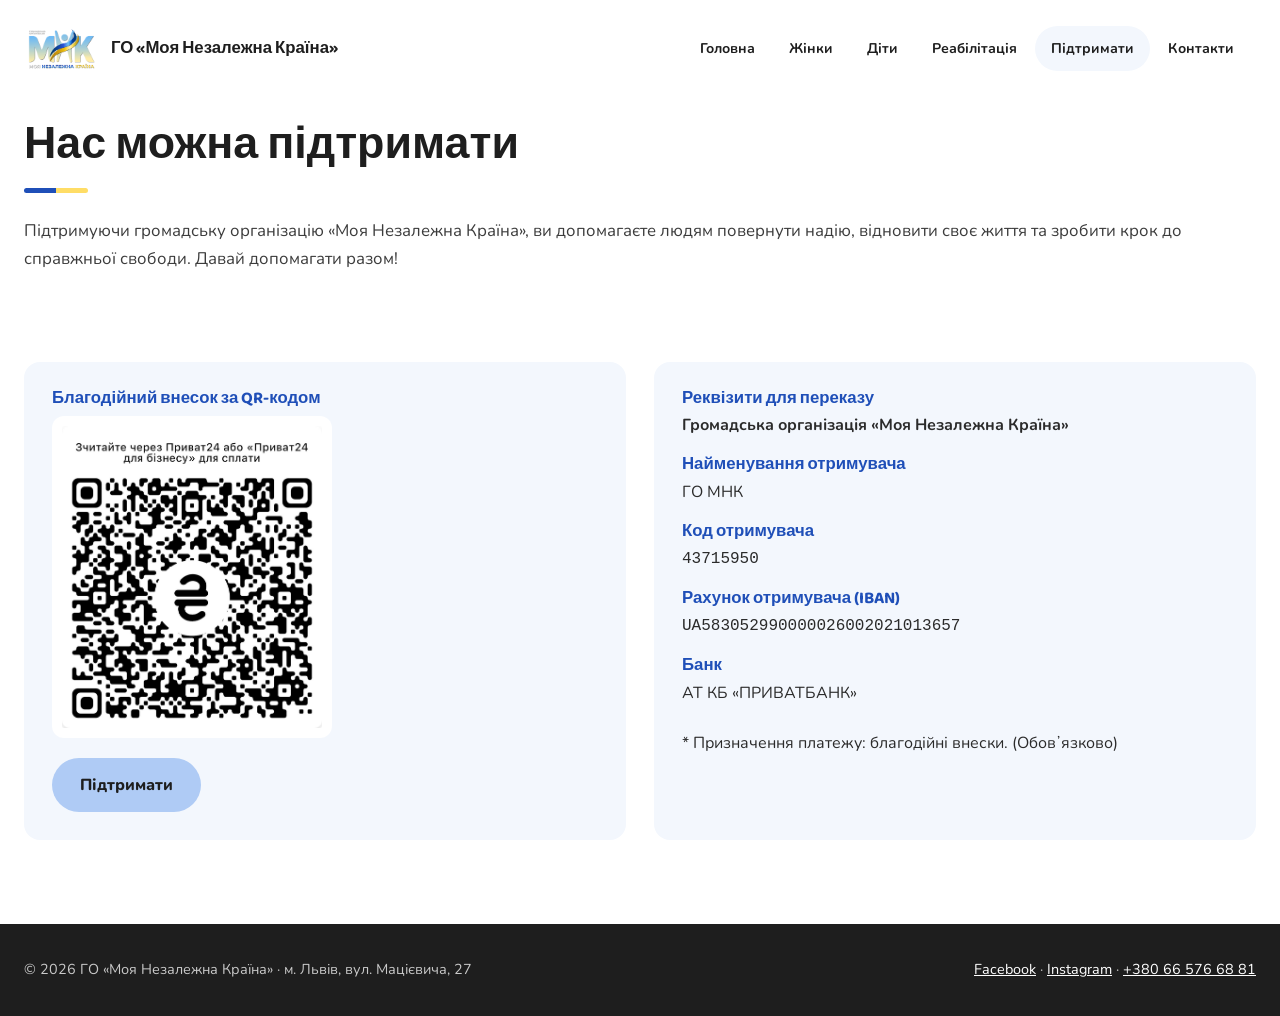
<file: support.html>
<!DOCTYPE html>
<html lang="uk">
<head>
<meta charset="UTF-8">
<meta name="viewport" content="width=device-width, initial-scale=1.0">
<title>Підтримати організацію — реквізити та банка | ГО «Моя Незалежна Країна»</title>
<meta name="description" content="Підтримайте ГО «Моя Незалежна Країна»: банка Monobank, реквізити для банківського переказу.">
<link rel="preconnect" href="https://fonts.googleapis.com">
<link rel="preconnect" href="https://fonts.gstatic.com" crossorigin>
<link href="https://fonts.googleapis.com/css2?family=Baloo+2:wght@500;600;700;800&family=Nunito:wght@400;600;700;800&display=swap" rel="stylesheet">
<link rel="stylesheet" href="style.css">
</head>
<body>

<header>
  <div class="header-inner">
    <a class="brand" href="index.html">
      <!-- ЛОГОТИП: завантажте файл logo.png у папку images -->
      <img class="logo-img" src="images/logo.png" alt="Логотип ГО «Моя Незалежна Країна»"
           onerror="this.style.display='none';this.nextElementSibling.style.display='flex'">
      <span class="brand-mark"><svg viewBox="0 0 24 24" fill="none" xmlns="http://www.w3.org/2000/svg"><path d="M12 21s-7.5-4.6-10-9.1C.4 8.7 1.8 5 5.4 4.2 8 3.6 10 5 12 7.3 14 5 16 3.6 18.6 4.2 22.2 5 23.6 8.7 22 11.9 19.5 16.4 12 21 12 21z" fill="#ffffff"/></svg></span>
      ГО «Моя Незалежна Країна»
    </a>
    <button class="nav-toggle" onclick="document.getElementById('mainnav').classList.toggle('open')">☰ Меню</button>
    <nav id="mainnav">
      <a href="index.html">Головна</a>
      <a href="women.html">Жінки</a>
      <a href="children.html">Діти</a>
      <a href="rehab.html">Реабілітація</a>
      <a href="support.html" class="active">Підтримати</a>
      <a href="contact.html">Контакти</a>
    </nav>
  </div>
</header>

<main>

<div class="wrap">
  <div class="page-hero">
    <h1>Нас можна підтримати</h1>
    <div class="underline"></div>
    <div class="prose"><p>Підтримуючи громадську організацію «Моя Незалежна Країна», ви допомагаєте людям повернути надію, відновити своє життя та зробити крок до справжньої свободи. Давай допомагати разом!</p></div>
  </div>
</div>

<section>
  <div class="wrap">
    <div class="info-grid">
      <div class="info-block qr-block">
        <h3>Благодійний внесок за QR-кодом</h3>
        <a href="https://bank.gov.ua/qr/QkNECjAwMgoyClVDVAoKw84gJ8zNyicKVUE1ODMwNTI5OTAwMDAwMjYwMDIwMjEwMTM2NTcKVUFICjQzNzE1OTUwCgoKCg==" target="_blank" rel="noopener"><img class="qr" src="images/qrcode.jpg" alt="QR-код для благодійного внеску ГО «Моя Незалежна Країна»"></a>
        <p><a class="btn alt" href="https://bank.gov.ua/qr/QkNECjAwMgoyClVDVAoKw84gJ8zNyicKVUE1ODMwNTI5OTAwMDAwMjYwMDIwMjEwMTM2NTcKVUFICjQzNzE1OTUwCgoKCg==" target="_blank" rel="noopener">Підтримати</a></p>
      </div>
      <div class="info-block">
        <h3>Реквізити для переказу</h3>
        <p><b>Громадська організація «Моя Незалежна Країна»</b></p>
        <h3>Найменування отримувача</h3>
        <p>ГО МНК</p>
        <h3>Код отримувача</h3>
        <p class="mono">43715950</p>
        <h3>Рахунок отримувача (IBAN)</h3>
        <p class="mono">UA583052990000026002021013657</p>
        <h3>Банк</h3>
        <p>АТ КБ «ПРИВАТБАНК»</p>
        <p class="note">* Призначення платежу: благодійні внески. (Обовʼязково)</p>
      </div>
    </div>
  </div>
</section>

</main>

<footer>
  <div class="wrap foot">
    <div>© 2026 ГО «Моя Незалежна Країна» · м. Львів, вул. Мацієвича, 27</div>
    <div>
      <a href="https://www.facebook.com/mnk.org" target="_blank" rel="noopener">Facebook</a> ·
      <a href="https://www.instagram.com/moyanezalejnaua/" target="_blank" rel="noopener">Instagram</a> ·
      <a href="tel:+380665766881">+380 66 576 68 81</a>
    </div>
  </div>
</footer>

</body>
</html>
</file>
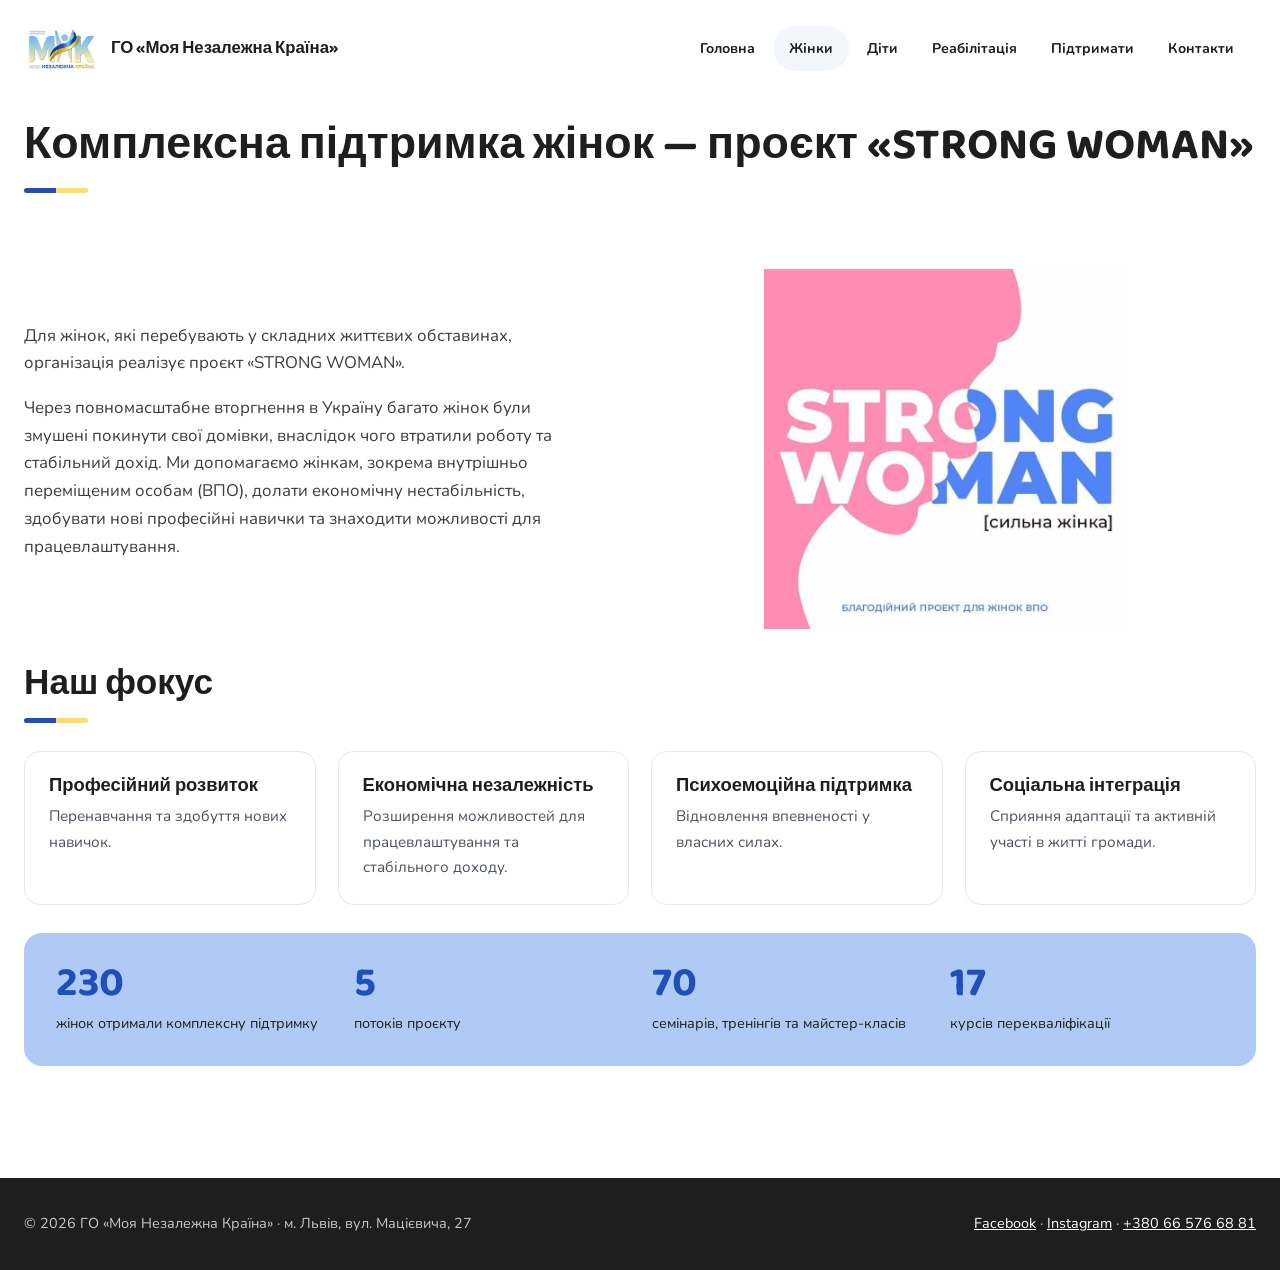
<file: women.html>
<!DOCTYPE html>
<html lang="uk">
<head>
<meta charset="UTF-8">
<meta name="viewport" content="width=device-width, initial-scale=1.0">
<title>STRONG WOMAN — підтримка жінок і ВПО у Львові | ГО «Моя Незалежна Країна»</title>
<meta name="description" content="Проєкт STRONG WOMAN: перекваліфікація, працевлаштування, психоемоційна підтримка та соціальна інтеграція для жінок і внутрішньо переміщених осіб.">
<link rel="preconnect" href="https://fonts.googleapis.com">
<link rel="preconnect" href="https://fonts.gstatic.com" crossorigin>
<link href="https://fonts.googleapis.com/css2?family=Baloo+2:wght@500;600;700;800&family=Nunito:wght@400;600;700;800&display=swap" rel="stylesheet">
<link rel="stylesheet" href="style.css">
</head>
<body>

<header>
  <div class="header-inner">
    <a class="brand" href="index.html">
      <!-- ЛОГОТИП: завантажте файл logo.png у папку images -->
      <img class="logo-img" src="images/logo.png" alt="Логотип ГО «Моя Незалежна Країна»"
           onerror="this.style.display='none';this.nextElementSibling.style.display='flex'">
      <span class="brand-mark"><svg viewBox="0 0 24 24" fill="none" xmlns="http://www.w3.org/2000/svg"><path d="M12 21s-7.5-4.6-10-9.1C.4 8.7 1.8 5 5.4 4.2 8 3.6 10 5 12 7.3 14 5 16 3.6 18.6 4.2 22.2 5 23.6 8.7 22 11.9 19.5 16.4 12 21 12 21z" fill="#ffffff"/></svg></span>
      ГО «Моя Незалежна Країна»
    </a>
    <button class="nav-toggle" onclick="document.getElementById('mainnav').classList.toggle('open')">☰ Меню</button>
    <nav id="mainnav">
      <a href="index.html">Головна</a>
      <a href="women.html" class="active">Жінки</a>
      <a href="children.html">Діти</a>
      <a href="rehab.html">Реабілітація</a>
      <a href="support.html">Підтримати</a>
      <a href="contact.html">Контакти</a>
    </nav>
  </div>
</header>

<main>

<div class="wrap">
  <div class="page-hero">
    <h1>Комплексна підтримка жінок — проєкт «STRONG WOMAN»</h1>
    <div class="underline"></div>
  </div>
</div>

<section>
  <div class="wrap">
    <div class="direction-head">
      <div class="prose">
        <p>Для жінок, які перебувають у складних життєвих обставинах, організація реалізує проєкт «STRONG WOMAN».</p>
        <p>Через повномасштабне вторгнення в Україну багато жінок були змушені покинути свої домівки, внаслідок чого втратили роботу та стабільний дохід. Ми допомагаємо жінкам, зокрема внутрішньо переміщеним особам (ВПО), долати економічну нестабільність, здобувати нові професійні навички та знаходити можливості для працевлаштування.</p>
      </div>
      <div class="project-logo plain"><img src="images/strong-woman-logo.jpg" alt="Логотип проєкту STRONG WOMAN — сильна жінка" loading="lazy"></div>
    </div>

    <div class="section-head" style="margin-top:36px;">
      <h2>Наш фокус</h2>
      <div class="underline"></div>
    </div>
    <div class="card-grid">
      <div class="card"><h3>Професійний розвиток</h3><p>Перенавчання та здобуття нових навичок.</p></div>
      <div class="card"><h3>Економічна незалежність</h3><p>Розширення можливостей для працевлаштування та стабільного доходу.</p></div>
      <div class="card"><h3>Психоемоційна підтримка</h3><p>Відновлення впевненості у власних силах.</p></div>
      <div class="card"><h3>Соціальна інтеграція</h3><p>Сприяння адаптації та активній участі в житті громади.</p></div>
    </div>

    <div class="numbers">
      <div><b>230</b><span>жінок отримали комплексну підтримку</span></div>
      <div><b>5</b><span>потоків проєкту</span></div>
      <div><b>70</b><span>семінарів, тренінгів та майстер-класів</span></div>
      <div><b>17</b><span>курсів перекваліфікації</span></div>
    </div>

  </div>
</section>

<!-- ОНОВЛЕННЯ: тимчасово приховано
<section>
  <div class="wrap">
    
    <div class="updates">
      <h3 class="label">Останні оновлення</h3>
      <div class="update-item">
        <div class="update-date">ДАТА</div>
        <div><h4>Заголовок новини — замінити</h4><p>Короткий опис події, фото та деталі.</p></div>
      </div>
    </div>
  </div>
</section>
-->

</main>

<footer>
  <div class="wrap foot">
    <div>© 2026 ГО «Моя Незалежна Країна» · м. Львів, вул. Мацієвича, 27</div>
    <div>
      <a href="https://www.facebook.com/mnk.org" target="_blank" rel="noopener">Facebook</a> ·
      <a href="https://www.instagram.com/moyanezalejnaua/" target="_blank" rel="noopener">Instagram</a> ·
      <a href="tel:+380665766881">+380 66 576 68 81</a>
    </div>
  </div>
</footer>

</body>
</html>
</file>
<file: style.css>
:root{
  --accent:#AFCBF5;
  --accent-dark:#1F4FB8;
  --yellow:#FFDD66;
  --ink:#1E1E1E;
  --charcoal:#2B2B2B;
  --paper:#FFFFFF;
  --soft:#F3F7FD;
  --line:#E0E8F5;
}
*{box-sizing:border-box;}
html{scroll-behavior:smooth;}
body{
  margin:0;
  font-family:'Nunito',sans-serif;
  color:var(--charcoal);
  background:var(--paper);
  line-height:1.65;
}
h1,h2,h3,h4{
  font-family:'Baloo 2',sans-serif;
  color:var(--ink);
  margin:0 0 .4em 0;
  line-height:1.1;
  font-weight:700;
}
a{color:var(--accent-dark);}
img{max-width:100%;display:block;}
.wrap{max-width:1280px;margin:0 auto;padding:0 24px;}

/* HEADER */
header{background:var(--paper);padding:20px 0;}
.header-inner{
  max-width:1280px;margin:0 auto;padding:0 24px;
  display:flex;align-items:center;justify-content:space-between;gap:16px;
}
.brand{
  display:flex;align-items:center;gap:12px;
  font-family:'Baloo 2',sans-serif;font-size:1.05rem;font-weight:700;
  color:var(--ink);text-decoration:none;flex-shrink:0;white-space:nowrap;
}
.brand .logo-img{height:50px;width:auto;}
.brand-mark{
  width:46px;height:46px;border-radius:50%;background:var(--accent);
  display:none;align-items:center;justify-content:center;flex-shrink:0;
}
.brand-mark svg{width:22px;height:22px;}

nav{
  display:flex;flex-wrap:nowrap;gap:2px;
  border-radius:40px;padding:6px;
  overflow-x:auto;scrollbar-width:none;
}
nav::-webkit-scrollbar{display:none;}
nav a{
  color:var(--ink);text-decoration:none;
  font-family:'Nunito',sans-serif;font-size:.88rem;font-weight:700;
  padding:11px 16px;border-radius:30px;white-space:nowrap;flex-shrink:0;
  transition:background .15s,color .15s;
}
nav a:hover{background:var(--soft);}
nav a.active{background:var(--soft);color:var(--ink);}
.nav-toggle{
  display:none;background:var(--accent);border:none;color:var(--ink);
  padding:10px 16px;border-radius:30px;font-size:.95rem;font-weight:700;cursor:pointer;
}
@media (max-width:980px){
  .header-inner{flex-wrap:wrap;}
  nav{display:none;width:100%;flex-direction:column;margin-top:12px;border-radius:16px;}
  nav.open{display:flex;}
  .nav-toggle{display:block;}
  nav a{border-radius:10px;}
}

/* IMAGE SLOTS: show a placeholder until the real photo exists */
.img-slot{
  position:relative;aspect-ratio:4/3;border-radius:14px;overflow:hidden;
  background:repeating-linear-gradient(45deg,#EEF3FB,#EEF3FB 10px,#E3EBF8 10px,#E3EBF8 20px);
  border:1px dashed #b9cbe8;
}
.img-slot::before{
  content:attr(data-label);position:absolute;inset:0;z-index:0;
  display:flex;align-items:center;justify-content:center;text-align:center;
  padding:12px;color:#5b77a8;font-size:.85rem;font-weight:700;
}
.img-slot img{
  position:absolute;inset:0;z-index:1;width:100%;height:100%;object-fit:cover;
}
.img-slot.wide{aspect-ratio:5/4;border-radius:18px;}

/* HERO */
.hero{padding:20px 0 0;}
.hero-grid{display:grid;grid-template-columns:1fr 1.1fr;gap:40px;align-items:center;}
.hero h1{font-size:3.2rem;text-transform:uppercase;letter-spacing:.5px;}
.hero p.lede{font-size:1.1rem;max-width:520px;color:#454545;margin-top:20px;}
.page-hero{padding:24px 0 8px;}
.page-hero h1{font-size:2.8rem;}
@media (max-width:920px){
  .hero-grid{grid-template-columns:1fr;}
  .hero h1{font-size:2.2rem;}
  .page-hero h1{font-size:2rem;}
}

/* SECTIONS */
main section{padding:44px 0;}
.section-head h2{font-size:2.2rem;}
.underline{width:64px;height:5px;background:linear-gradient(90deg,var(--accent-dark) 50%,var(--yellow) 50%);border-radius:4px;margin:14px 0 24px;}
.prose{font-size:1.05rem;color:#3c3c3c;}
.prose p{margin:0 0 1em;}
.prose ul{padding-left:1.2em;margin:0 0 1em;}
.prose li{margin-bottom:.5em;}
.soft{background:var(--soft);}

.card-grid{
  display:grid;grid-template-columns:repeat(auto-fit,minmax(260px,1fr));
  gap:22px;margin-top:28px;
}
.card{
  background:var(--paper);border:1px solid var(--line);border-radius:16px;padding:24px;
}
.soft .card{background:var(--paper);}
.card h3{font-size:1.15rem;margin-bottom:8px;}
.card p{font-size:.95rem;color:#4a5160;margin:0;}
.card-link{
  display:block;text-decoration:none;background:var(--soft);
  border:1px solid var(--line);border-radius:16px;padding:26px;
  transition:transform .15s,box-shadow .15s,border-color .15s;
}
.card-link:hover{transform:translateY(-3px);box-shadow:0 10px 24px rgba(0,0,0,.07);border-color:var(--accent);}
.card-link h3{font-size:1.2rem;margin-bottom:8px;}
.card-link p{font-size:.95rem;color:#4a5160;margin:0;}
.card-arrow{display:inline-block;margin-top:14px;font-weight:800;color:var(--accent-dark);font-size:.9rem;}

/* NUMBERS BAR */
.numbers{
  display:grid;grid-template-columns:repeat(auto-fit,minmax(180px,1fr));gap:24px;
  background:var(--accent);border-radius:18px;padding:30px 32px;margin:28px 0;
}
.numbers b{display:block;font-family:'Baloo 2';font-size:2.6rem;line-height:1;color:var(--accent-dark);}
.numbers span{display:block;margin-top:8px;font-size:.9rem;color:var(--ink);}

/* PROJECT BLOCKS */
.project{
  display:grid;grid-template-columns:1fr 1.2fr;gap:40px;align-items:start;
  padding:36px 0;border-top:1px solid var(--line);
}
.project:first-of-type,h3 + .project{border-top:none;}
.project h3{font-size:1.7rem;}
.project .tag{
  display:inline-block;background:var(--soft);border:1px solid var(--line);
  border-radius:20px;padding:3px 12px;font-size:.8rem;font-weight:800;color:var(--accent-dark);margin-bottom:10px;
}
.project h4{font-size:1.05rem;margin:18px 0 6px;}
.project ul{padding-left:1.2em;margin:0 0 1em;}
.project li{margin-bottom:.4em;}
.project .mini-numbers{
  display:flex;flex-wrap:wrap;gap:12px;margin-top:16px;
}
.project .mini-numbers div{
  background:var(--accent);color:var(--ink);border-radius:12px;padding:12px 16px;font-size:.88rem;
}
.project .mini-numbers b{color:var(--accent-dark);font-family:'Baloo 2';font-size:1.3rem;margin-right:6px;}
@media (max-width:860px){.project{grid-template-columns:1fr;gap:20px;}}

.photo-trio{display:grid;grid-template-columns:repeat(3,1fr);gap:20px;margin-top:28px;}
@media (max-width:820px){.photo-trio{grid-template-columns:1fr;}}

.quote{
  border-left:5px solid var(--accent);background:var(--soft);
  padding:20px 24px;border-radius:0 14px 14px 0;margin:24px 0;
}
.quote p{margin:0 0 6px;font-size:1.1rem;font-style:italic;color:var(--ink);}
.quote span{font-weight:800;font-size:.9rem;color:var(--accent-dark);}

.cta{
  background:var(--accent);border-radius:20px;padding:36px 40px;
  display:flex;flex-wrap:wrap;gap:20px;align-items:center;justify-content:space-between;
}
.cta h2{margin:0;font-size:1.8rem;}
.btn{
  display:inline-block;background:var(--ink);color:#fff;text-decoration:none;
  font-weight:800;padding:14px 28px;border-radius:30px;font-size:1rem;
}
.btn:hover{background:#000;}
.btn.alt{background:var(--accent);color:var(--ink);}

.updates{margin-top:12px;}
.updates h3.label{font-size:1.4rem;margin-bottom:16px;}
.update-item{
  display:grid;grid-template-columns:120px 1fr;gap:18px;
  padding:16px 0;border-bottom:1px solid var(--line);
}
.update-item:last-child{border-bottom:none;}
.update-date{font-size:.82rem;color:var(--accent-dark);font-weight:800;padding-top:2px;}
.update-item h4{margin:0 0 4px;font-size:1.02rem;font-family:'Nunito';font-weight:800;}
.update-item p{margin:0;font-size:.92rem;color:#4a5160;}

/* INFO BLOCKS (contact / support) */
.info-grid{display:grid;grid-template-columns:1fr 1fr;gap:28px;margin-top:20px;}
@media (max-width:760px){.info-grid{grid-template-columns:1fr;}}
.info-block{background:var(--soft);border-radius:16px;padding:28px;}
.info-block h3{font-size:1.05rem;color:var(--accent-dark);margin:0 0 4px;}
.info-block p{margin:0 0 18px;font-size:1rem;word-break:break-word;}
.info-block p:last-child{margin-bottom:0;}
.mono{font-family:ui-monospace,Menlo,Consolas,monospace;font-size:.95rem;}

footer{background:var(--ink);color:#c9c9c9;padding:34px 0;font-size:.9rem;margin-top:40px;}
footer .foot{display:flex;flex-wrap:wrap;gap:24px;justify-content:space-between;align-items:center;}
footer a{color:#fff;}

/* HOME: full-width hero on a background photo */
.hero-banner{
  position:relative;min-height:78vh;display:flex;flex-direction:column;align-items:center;justify-content:center;
  text-align:center;color:#fff;padding:80px 24px;
  background:#14254a url('images/hero.jpg') center/cover no-repeat;
}
.hero-banner::before{
  content:"";position:absolute;inset:0;
  background:linear-gradient(180deg,rgba(10,20,45,.55),rgba(10,20,45,.7));
}
.hero-banner .hero-inner{position:relative;max-width:900px;margin:auto 0;}
.hero-banner h1{
  color:#fff;font-size:3.4rem;text-transform:uppercase;letter-spacing:.5px;
  text-shadow:0 2px 18px rgba(0,0,0,.35);
}
.hero-actions{display:flex;flex-wrap:wrap;gap:14px;justify-content:center;margin-top:30px;}
.btn.light{background:#fff;color:var(--ink);}
.btn.light:hover{background:var(--accent);}
.btn.yellow{background:var(--yellow);color:var(--ink);}
.btn.yellow:hover{background:#F7D04E;}
.btn.soft{background:var(--accent);color:var(--ink);}
.btn.soft:hover{background:#9DBDF0;}
@media (max-width:760px){.hero-banner{min-height:70vh;}.hero-banner h1{font-size:2rem;}}

/* HOME: headline number */
.big-stat{position:relative;text-align:center;margin-top:40px;}
.big-stat b{
  display:block;font-family:'Baloo 2',sans-serif;font-size:5.5rem;line-height:1;color:#fff;text-shadow:0 4px 18px rgba(0,0,0,.45);
}
.big-stat span{display:block;margin-top:10px;font-size:1.35rem;color:#fff;font-weight:700;text-shadow:0 2px 10px rgba(0,0,0,.4);}
@media (max-width:760px){.big-stat b{font-size:3.8rem;}.big-stat span{font-size:1.1rem;}}

.lead-name{font-weight:800;color:var(--ink);}
.mission{
  background:var(--soft);border-left:5px solid var(--accent-dark);
  border-radius:0 14px 14px 0;padding:20px 24px;margin:20px 0;
}
.mission b{color:var(--accent-dark);}

/* HOME: values with icons on a blue panel */
.values-panel{background:var(--accent);border-radius:20px;padding:34px;margin-top:28px;}
.values{display:grid;grid-template-columns:repeat(auto-fit,minmax(240px,1fr));gap:24px;}
.value{display:flex;gap:16px;align-items:flex-start;}
.value svg{flex-shrink:0;width:48px;height:48px;color:var(--ink);}
.value h3{font-size:1.1rem;margin-bottom:4px;text-transform:uppercase;}
.value p{margin:0;font-size:.95rem;color:#24304a;}

/* HOME: directions overview */
.directions{
  display:grid;grid-template-columns:repeat(2,1fr);gap:20px;margin-top:28px;
}
@media (max-width:760px){.directions{grid-template-columns:1fr;}}
.direction{
  display:block;text-decoration:none;color:inherit;background:var(--paper);
  border:1px solid var(--line);border-top:5px solid var(--accent-dark);border-radius:14px;padding:22px 24px;
  transition:transform .15s,box-shadow .15s;
}
a.direction:hover{transform:translateY(-3px);box-shadow:0 10px 24px rgba(0,0,0,.07);}
.direction h3{font-size:1.15rem;text-transform:uppercase;letter-spacing:.3px;}
.direction p{margin:0;font-size:.95rem;color:#4a5160;}
.direction p b{color:var(--ink);}

/* project logo instead of a photo */
.project-logo{
  background:#fff;border:1px solid var(--line);border-radius:16px;padding:16px;
  display:flex;align-items:center;justify-content:center;
}
.project-logo img{max-height:360px;width:auto;}
.project-logo.plain{border:none;padding:0;background:none;}
.direction-head{display:grid;grid-template-columns:1fr 1.1fr;gap:40px;align-items:center;}
@media (max-width:860px){.direction-head{grid-template-columns:1fr;gap:20px;}}

.project .project-logo{margin-bottom:8px;}

.cta.centered{flex-direction:column;justify-content:center;text-align:center;}
.cta.centered h2{font-size:1.4rem;}
.qr-block .qr{width:280px;max-width:100%;height:auto;margin:8px 0 20px;border-radius:12px;background:#fff;padding:10px;}
.info-block .note{margin-top:24px;}
.rehab-stat b{text-align:center;}
.rehab-stat span{font-size:1.05rem;text-align:center;}
</file>
